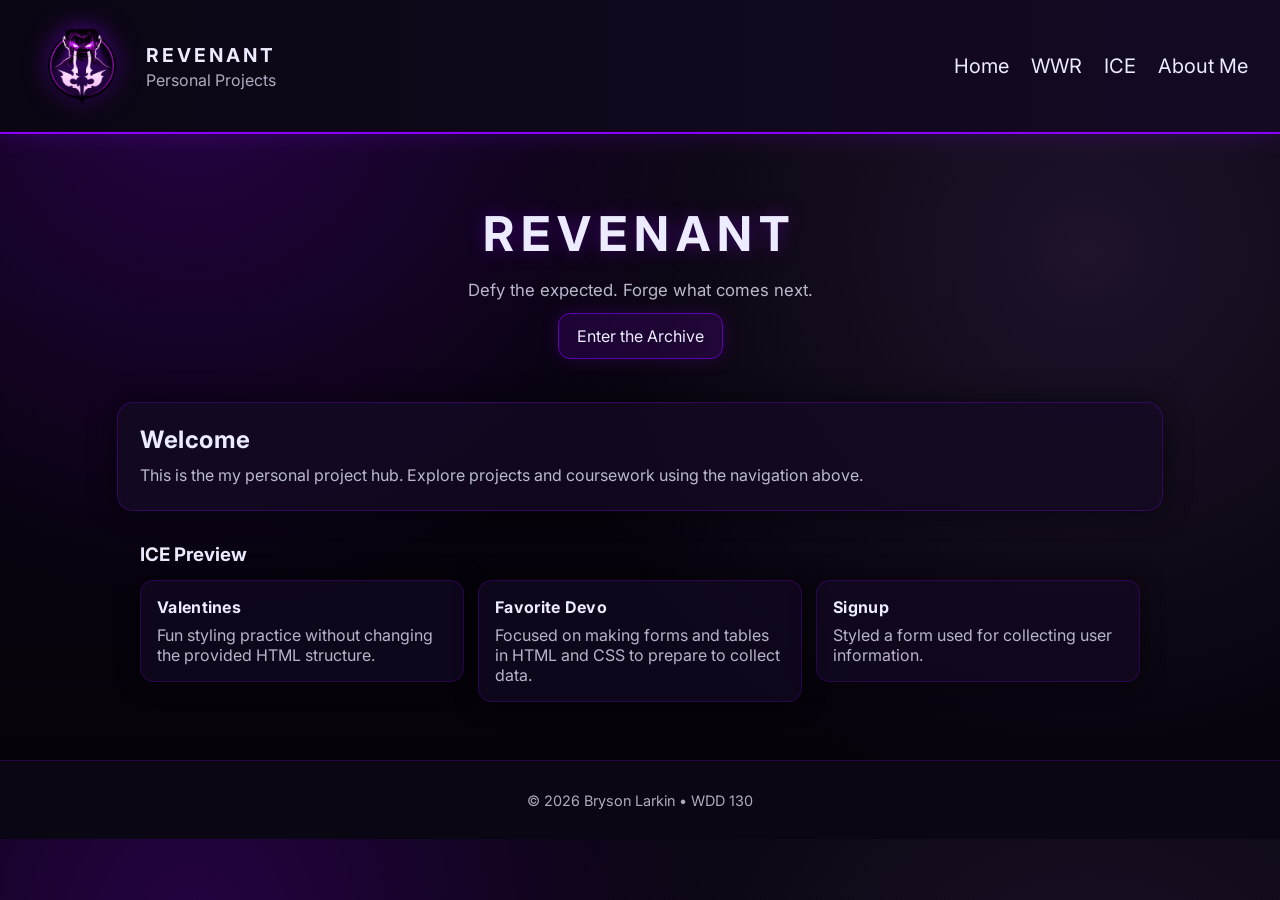
<file: index.html>
<!DOCTYPE html>
<html lang="en">

<head>
    <meta charset="UTF-8">
    <title>Revenant | Home</title>
    <meta name="viewport" content="width=device-width, initial-scale=1.0">
    <link rel="icon" type="image/png" href="images/revenant_favicon.png">
    <link rel="stylesheet" href="styles/styles.css">
    <link rel="preconnect" href="https://fonts.googleapis.com">
    <link rel="preconnect" href="https://fonts.gstatic.com" crossorigin>
    <link href="https://fonts.googleapis.com/css2?family=Inter:ital,opsz,wght@0,14..32,100..900;1,14..32,100..900&family=Urbanist:ital,wght@0,100..900;1,100..900&display=swap" rel="stylesheet">
</head>

<body>

    <header class="header">
        <div class="brand">
            <img src="images/revenant_logo.png" alt="Revenant Logo" class="logo">
            <div class="brand-text">
                <h1>REVENANT</h1>
                <p>Personal Projects</p>
            </div>
        </div>

        <nav class="nav">
            <a href="index.html">Home</a>
            <a href="wwr/index.html">WWR</a>
            <a href="ice.html">ICE</a>
            <a href="about.html">About Me</a>
        </nav>
    </header>

    <main class="main-content">
        
        <section class="hero">
            <h2 class="hero-title">REVENANT</h2>
            <p class="hero-subtitle">Defy the expected. Forge what comes next.</p>
            <a class="hero-button" href="ice.html">Enter the Archive</a>
        </section>

        <section class="card">
            <h2>Welcome</h2>
            <p>This is the my personal project hub. Explore projects and coursework using the navigation above.</p>
        </section>

        <section class="featured">
            <div class="featured-header">
                <h3 class="featured-title">ICE Preview</h3>
            </div>

            <div class="preview-grid">
                
                <a href="ice_projects/valentines/index.html" target="_blank" class="card-link">
                    <article class="preview-card">
                        <h4>Valentines</h4>
                        <p>Fun styling practice without changing the provided HTML structure.</p>
                    </article>
                </a>

                <a href="ice_projects/favorite_devo/favdevo.html" target="_blank" class="card-link">
                    <article class="preview-card">
                        <h4>Favorite Devo</h4>
                        <p>Focused on making forms and tables in HTML and CSS to prepare to collect data.</p>
                    </article>
                </a>

                <a href="ice_projects/signup/signup.html" target="_blank" class="card-link">
                    <article class="preview-card">
                        <h4>Signup</h4>
                        <p>Styled a form used for collecting user information.</p>
                    </article>
                </a>
            </div>
        </section>

    </main>

    <footer class="footer">
        <p> &copy; 2026 Bryson Larkin • WDD 130</p>
    </footer>

</body>

</html>
</file>
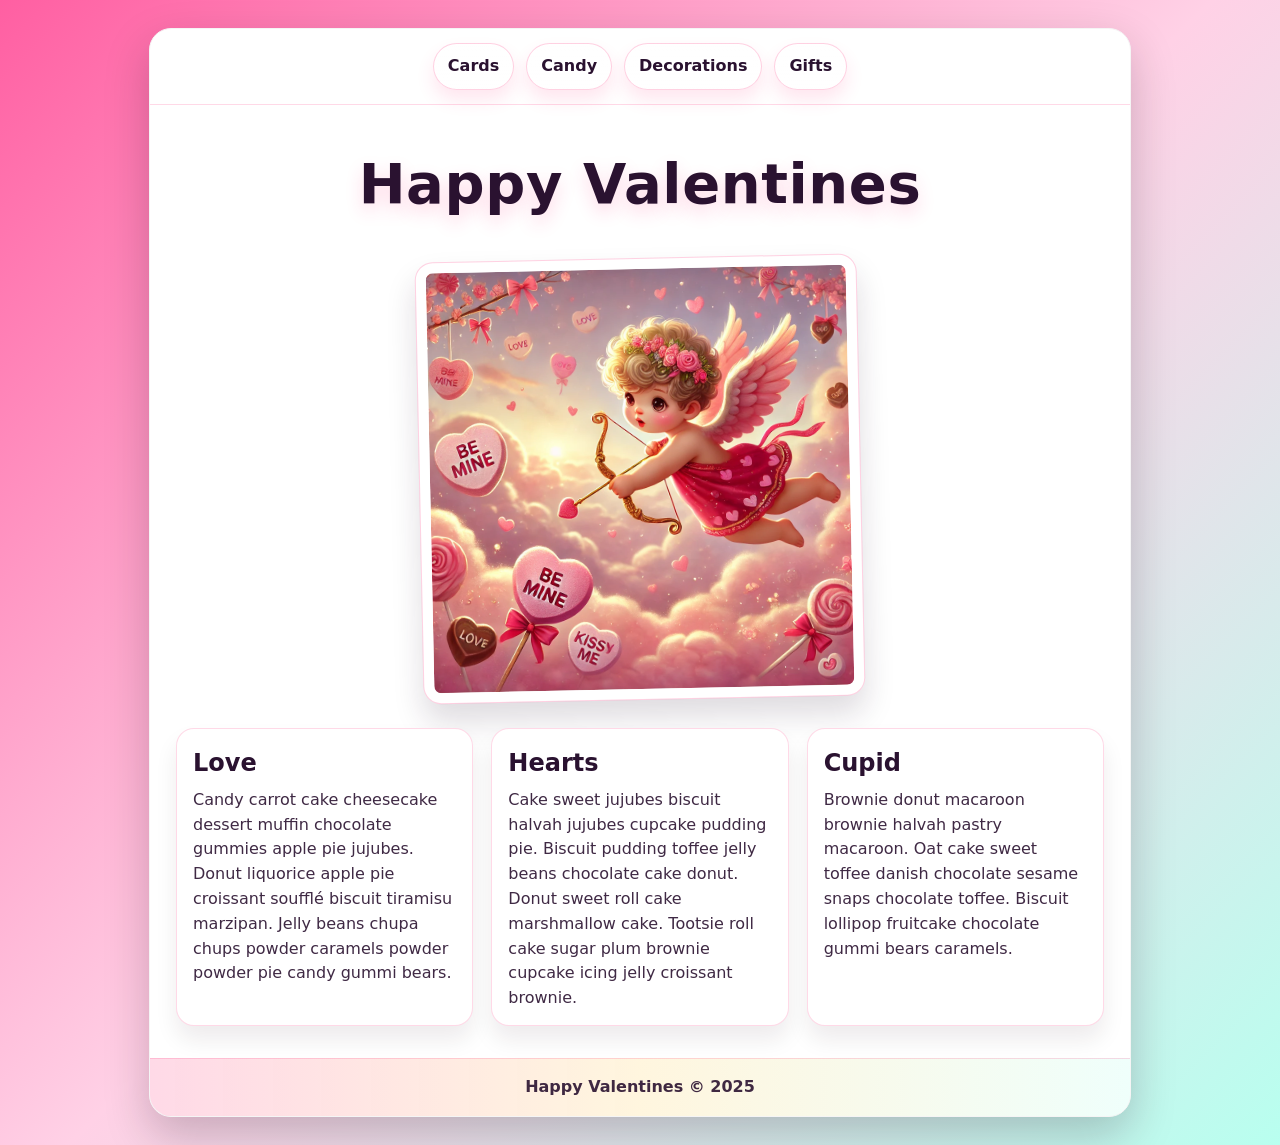
<file: ice_projects/valentines/index.html>
<!DOCTYPE html>
<html lang="en">

<head>
    <meta charset="UTF-8">
    <meta name="viewport" content="width=device-width, initial-scale=1.0">
    <title>Happy Valentines Page</title>
    <link rel="stylesheet" href="styles/styles.css">
</head>

<body>
    <div id="wrapper">
        <header>
            <nav>
                <ul>
                    <li>Cards</li>
                    <li>Candy</li>
                    <li>Decorations</li>
                    <li>Gifts</li>
                </ul>
            </nav>
        </header>
        <main>
            <h1>Happy Valentines</h1>
            <img src="images/valentines.png">
            <section>
                <h2>Love</h2>
                <p>Candy carrot cake cheesecake dessert muffin chocolate gummies apple
                    pie jujubes. Donut liquorice apple pie croissant soufflé biscuit
                    tiramisu marzipan. Jelly beans chupa chups powder caramels powder
                    powder pie candy gummi bears. </p>
            </section>
            <section>
                <h2>Hearts</h2>
                <p>Cake sweet jujubes biscuit halvah jujubes cupcake pudding pie. Biscuit
                    pudding toffee jelly beans chocolate cake donut. Donut sweet roll cake
                    marshmallow cake. Tootsie roll cake sugar plum brownie cupcake icing
                    jelly croissant brownie.</p>
            </section>
            <section>
                <h2>Cupid</h2>
                <p>Brownie donut macaroon brownie halvah pastry macaroon. Oat cake sweet
                    toffee danish chocolate sesame snaps chocolate toffee. Biscuit lollipop
                    fruitcake chocolate gummi bears caramels.</p>
            </section>
        </main>
        <footer>
            Happy Valentines &copy; 2025
        </footer>
    </div>
</body>

</html>
</file>
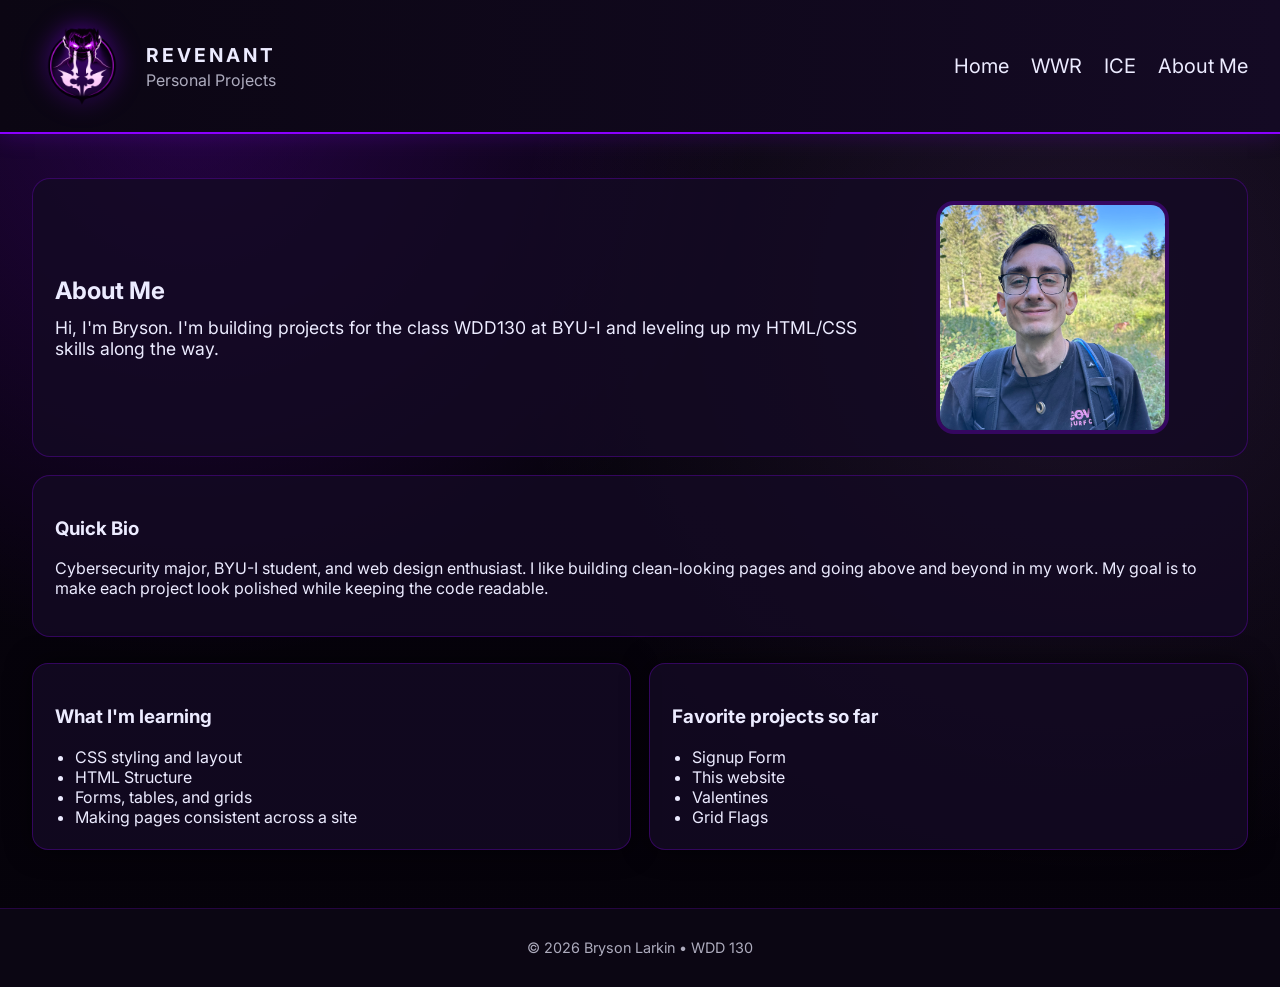
<file: about.html>
<!DOCTYPE html>
<html lang="en">

<head>
    <meta charset="UTF-8">
    <title>Revenant | About Me</title>
    <meta name="viewport" content="width=device-width, initial-scale=1.0">
    <link rel="icon" type="image/png" href="images/revenant_favicon.png">
    <link rel="stylesheet" href="styles/styles.css">
    <link rel="preconnect" href="https://fonts.googleapis.com">
    <link rel="preconnect" href="https://fonts.gstatic.com" crossorigin>
    <link
        href="https://fonts.googleapis.com/css2?family=Inter:ital,opsz,wght@0,14..32,100..900;1,14..32,100..900&family=Urbanist:ital,wght@0,100..900;1,100..900&display=swap"
        rel="stylesheet">
</head>

<body>

    <header class="header">
        <div class="brand">
            <img src="images/revenant_logo.png" alt="Revenant Logo" class="logo">
            <div class="brand-text">
                <h1>REVENANT</h1>
                <p>Personal Projects</p>
            </div>
        </div>

        <nav class="nav">
            <a href="index.html">Home</a>
            <a href="wwr/index.html">WWR</a>
            <a href="ice.html">ICE</a>
            <a href="about.html">About Me</a>
        </nav>
    </header>

    <main class="main-content">
        
        <section class="about_hero">
            <div class="about_hero-text">
                <h2>About Me</h2>
                <p>
                    Hi, I'm Bryson. I'm building projects for the class WDD130 at BYU-I and leveling up my HTML/CSS
                    skills along the way.
                </p>

            </div>

            <div class="about_hero-photo">
                <img src="images/IMG_7032.jpg" alt="Photo of Bryson">
            </div>
        </section>

        <section class="about_bio">
            <h3>Quick Bio</h3>
            <p>
                Cybersecurity major, BYU-I student, and web design enthusiast.
                I like building clean-looking pages and going above and beyond in my work. My goal is to make each
                project look polished while keeping the code readable.
            </p>
        </section>

        <section class="about_grid">
            
            <article class="card">
                <h3>What I'm learning</h3>
                <ul class="about_list">
                    <li>CSS styling and layout</li>
                    <li>HTML Structure</li>
                    <li>Forms, tables, and grids</li>
                    <li>Making pages consistent across a site</li>
                </ul>
            </article>

            <article class="card">
                <h3>Favorite projects so far</h3>
                <ul class="about_list">
                    <li>Signup Form</li>
                    <li>This website</li>
                    <li>Valentines</li>
                    <li>Grid Flags</li>
                </ul>
            </article>

        </section>
    </main>

    <footer class="footer">
        <p> &copy; 2026 Bryson Larkin • WDD 130</p>
    </footer>

</body>

</html>
</file>
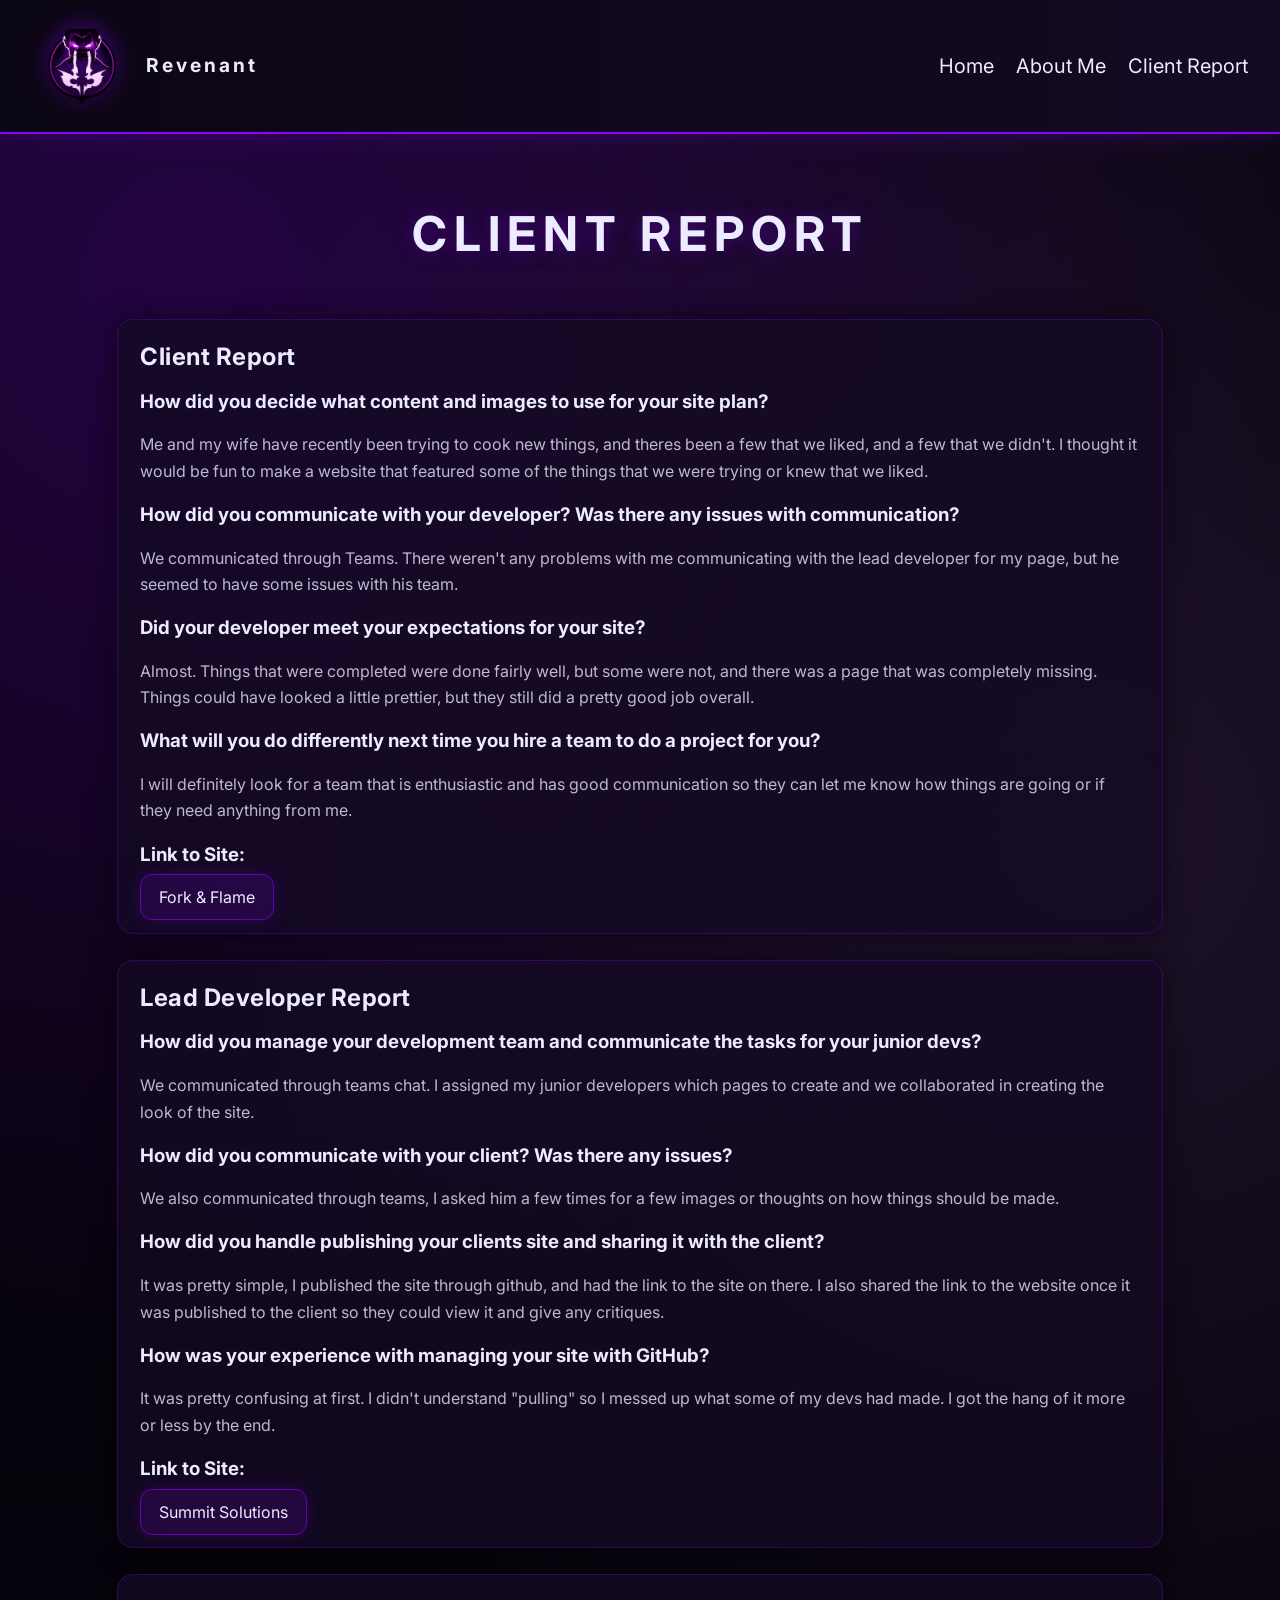
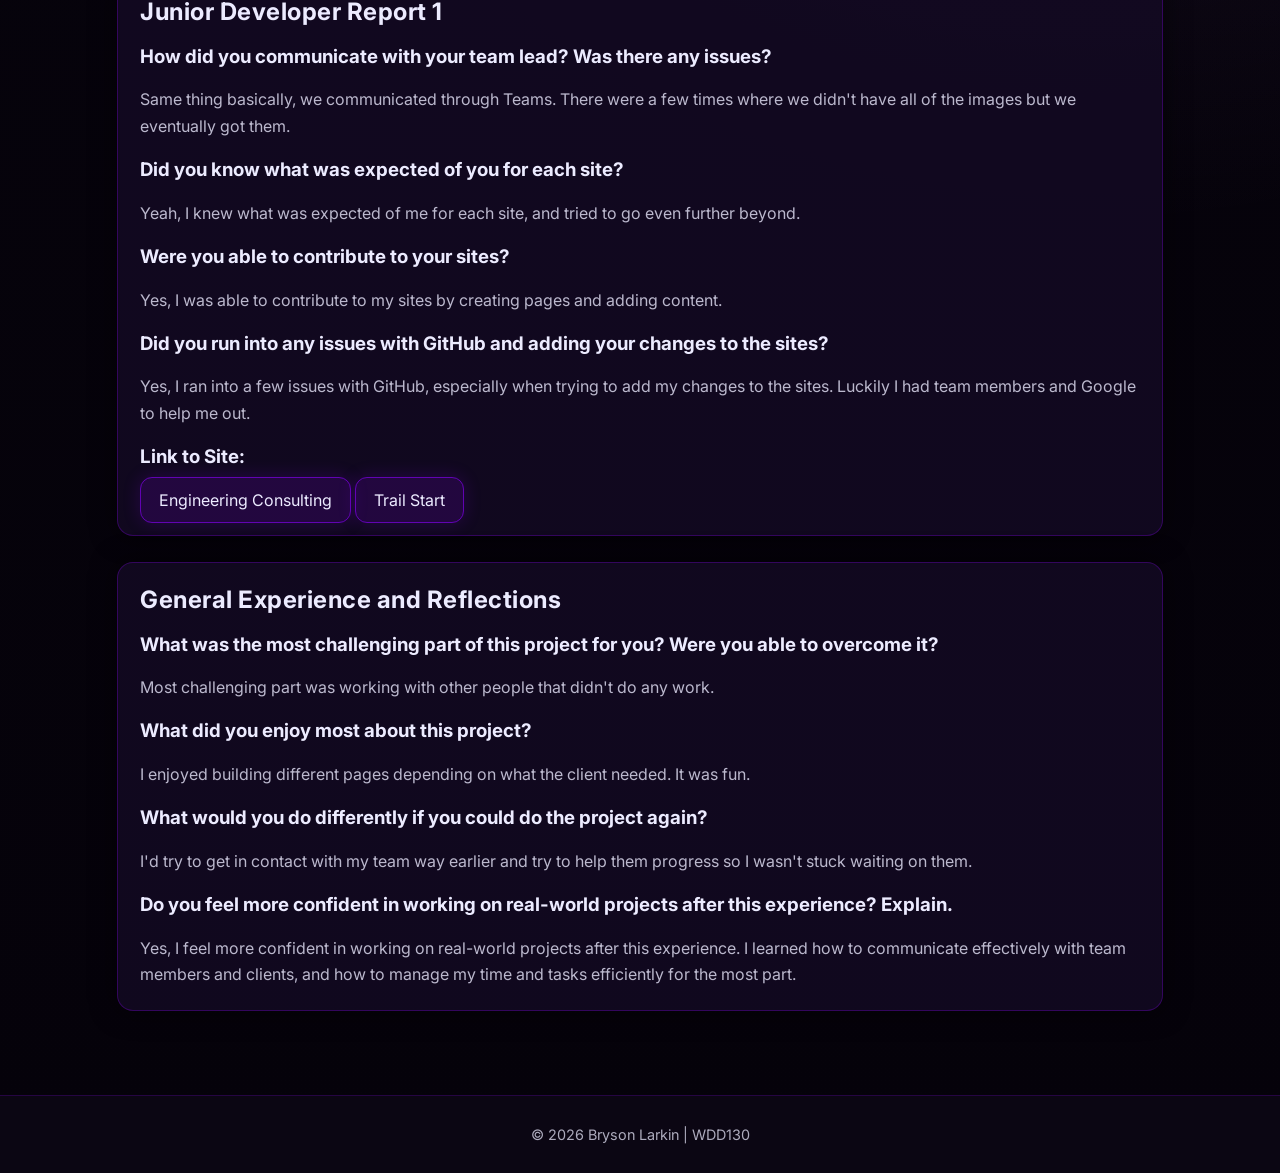
<file: client_report.html>
<!DOCTYPE html>
<html lang="en">
<head>
  <meta charset="UTF-8">
  <meta name="viewport" content="width=device-width, initial-scale=1.0">
  <title>Client Report</title>
  <link href="https://fonts.googleapis.com/css2?family=Inter:wght@300;400;600&display=swap" rel="stylesheet">

<link rel="stylesheet" href="styles/styles.css">
</head>

<body>


  <header class="header">
    <div class="brand">
      <img src="images/revenant_logo.png" alt="Logo" class="logo">
      <div class="brand-text">
        <h1>Revenant</h1>
        <p></p>
      </div>
    </div>

    <nav class="nav">
      <a href="index.html">Home</a>
      <a href="aboutme.html">About Me</a>
      <a href="client_report.html">Client Report</a>
    </nav>
  </header>

  <main class="main-content">
    <section class="hero">
      <h1 class="hero-title">Client Report</h1> 
    </section>

    <section class="card">
      <h2>Client Report</h2>

      <h3><strong>How did you decide what content and images to use for your site plan?</strong></h3>
      <p>Me and my wife have recently been trying to cook new things, and theres been a few that we liked, and a few that we didn't. I thought it would be fun to make a website that featured some of the things that we were trying or knew that we liked.</p>

      <h3><strong>How did you communicate with your developer? Was there any issues with communication?</strong></h3>
      <p>We communicated through Teams. There weren't any problems with me communicating with the lead developer for my page, but he seemed to have some issues with his team.</p>

      <h3><strong>Did your developer meet your expectations for your site?</strong></h3>
      <p>Almost. Things that were completed were done fairly well, but some were not, and there was a page that was completely missing. Things could have looked a little prettier, but they still did a pretty good job overall.</p>

      <h3><strong>What will you do differently next time you hire a team to do a project for you?</strong></h3>
      <p>I will definitely look for a team that is enthusiastic and has good communication so they can let me know how things are going or if they need anything from me.</p>

      <h3><strong>Link to Site:</strong></h3>
      <p>
        <a href="https://cordeiro-luis.github.io/wdd130-Larkin/" target="_blank" class="hero-button">Fork & Flame</a>
      </p>
    </section>

    <section class="card">
        <h2>Lead Developer Report</h2>
      <h3><strong>How did you manage your development team and communicate the tasks for your junior devs?</strong></h3>
      <p>We communicated through teams chat. I assigned my junior developers which pages to create and we collaborated in creating the look of the site.</p>

      <h3><strong>How did you communicate with your client? Was there any issues?</strong></h3>
      <p>We also communicated through teams, I asked him a few times for a few images or thoughts on how things should be made.</p>

      <h3><strong>How did you handle publishing your clients site and sharing it with the client?</strong></h3>
      <p>It was pretty simple, I published the site through github, and had the link to the site on there. I also shared the link to the website once it was published to the client so they could view it and give any critiques.</p>

      <h3><strong>How was your experience with managing your site with GitHub?</strong></h3>
      <p>It was pretty confusing at first. I didn't understand "pulling" so I messed up what some of my devs had made. I got the hang of it more or less by the end.</p>
      
      <h3><strong>Link to Site:</strong></h3>
      <p>
        <a href="https://hadtodoittoem.github.io/wdd130-king/" target="_blank" class="hero-button">Summit Solutions</a>
      </p>
    </section>

    <section class="card">
        <h2>Junior Developer Report 1</h2>
      <h3><strong>How did you communicate with your team lead? Was there any issues?</strong></h3>
      <p>Same thing basically, we communicated through Teams. There were a few times where we didn't have all of the images but we eventually got them.</p>

      <h3><strong>Did you know what was expected of you for each site?</strong></h3>
      <p>Yeah, I knew what was expected of me for each site, and tried to go even further beyond.</p>

      <h3><strong>Were you able to contribute to your sites?</strong></h3>
      <p>Yes, I was able to contribute to my sites by creating pages and adding content.</p>

      <h3><strong>Did you run into any issues with GitHub and adding your changes to the sites?</strong></h3>
      <p>Yes, I ran into a few issues with GitHub, especially when trying to add my changes to the sites. Luckily I had team members and Google to help me out.</p>
      
      <h3><strong>Link to Site:</strong></h3>
      <p>
        <a href="https://chuckingking.github.io/WDD130-Thompson/" target="_blank" class="hero-button">Engineering Consulting</a>
        <a href="https://gertyboy.github.io/wdd130-haslam/" target="_blank" class="hero-button">Trail Start</a>
      </p>
    </section>

    <section class="card">
      <h2>General Experience and Reflections</h2>
      <h3><strong>What was the most challenging part of this project for you? Were you able to overcome it?</strong></h3>
      <p>Most challenging part was working with other people that didn't do any work.</p>

      <h3><strong>What did you enjoy most about this project?</strong></h3>
      <p>I enjoyed building different pages depending on what the client needed. It was fun.</p>

      <h3><strong>What would you do differently if you could do the project again?</strong></h3>
      <p>I'd try to get in contact with my team way earlier and try to help them progress so I wasn't stuck waiting on them.</p>

      <h3><strong>Do you feel more confident in working on real-world projects after this experience? Explain.</strong></h3>
      <p>Yes, I feel more confident in working on real-world projects after this experience. I learned how to communicate effectively with team members and clients, and how to manage my time and tasks efficiently for the most part.</p>
    </section>

  </main>


  <footer class="footer">
    <p>&copy; 2026 Bryson Larkin | WDD130</p>
  </footer>

</body>
</html>
</file>
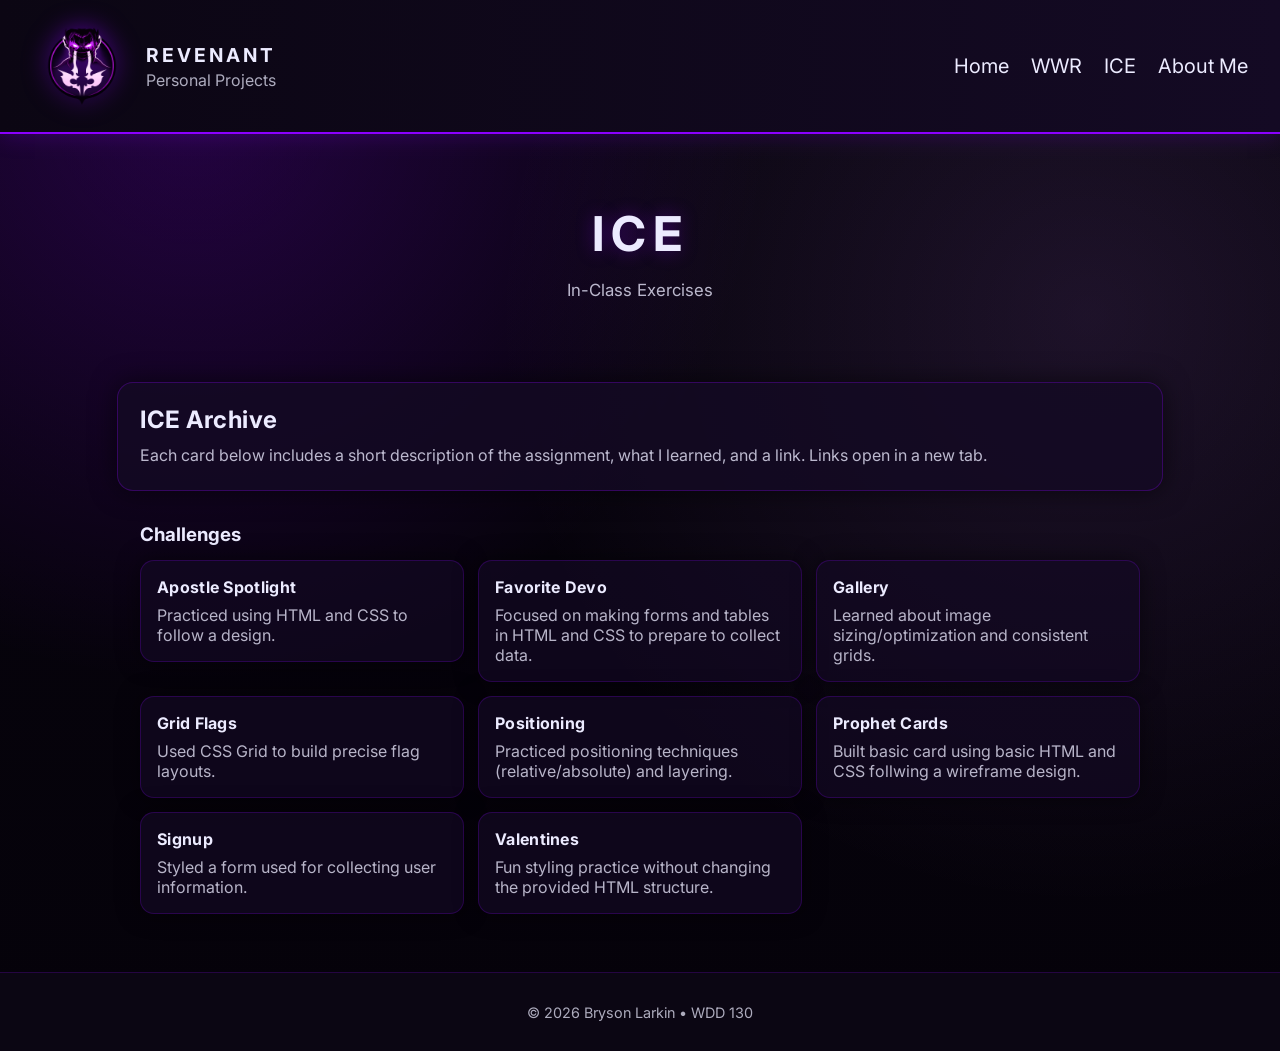
<file: ice.html>
<!DOCTYPE html>
<html lang="en">

<head>
    <meta charset="UTF-8">
    <title>Revenant | ICE</title>
    <meta name="viewport" content="width=device-width, initial-scale=1.0">
    <link rel="icon" type="image/png" href="images/revenant_favicon.png">
    <link rel="stylesheet" href="styles/styles.css">
    <link rel="preconnect" href="https://fonts.googleapis.com">
    <link rel="preconnect" href="https://fonts.gstatic.com" crossorigin>
    <link
        href="https://fonts.googleapis.com/css2?family=Inter:ital,opsz,wght@0,14..32,100..900;1,14..32,100..900&family=Urbanist:ital,wght@0,100..900;1,100..900&display=swap"
        rel="stylesheet">
</head>

<body>

    <header class="header">
        <div class="brand">
            <img src="images/revenant_logo.png" alt="Revenant Logo" class="logo">
            <div class="brand-text">
                <h1>REVENANT</h1>
                <p>Personal Projects</p>
            </div>
        </div>

        <nav class="nav">
            <a href="index.html">Home</a>
            <a href="wwr/index.html">WWR</a>
            <a href="ice.html">ICE</a>
            <a href="about.html">About Me</a>
        </nav>
    </header>

    <main class="main-content">

        <section class="hero">
            <h2 class="hero-title">ICE</h2>
            <p class="hero-subtitle">
                In-Class Exercises
            </p>
        </section>

        <section class="card">
            <h2>ICE Archive</h2>
            <p>
                Each card below includes a short description of the assignment, what I learned, and a link.
                Links open in a new tab.
            </p>
        </section>

        <section class="featured">
            <div class="featured-header">
                <h3 class="featured-title">Challenges</h3>
            </div>

            <div class="preview-grid">
                
                <a href="ice_projects/apostle_spotlight/apostles.html" target="_blank" class="card-link">
                    <article class="preview-card">
                        <h4>Apostle Spotlight</h4>
                        <p>Practiced using HTML and CSS to follow a design.</p>
                    </article>
                </a>

                <a href="ice_projects/favorite_devo/favdevo.html" target="_blank" class="card-link">
                    <article class="preview-card">
                        <h4>Favorite Devo</h4>
                        <p>Focused on making forms and tables in HTML and CSS to prepare to collect data.</p>
                    </article>
                </a>

                <a href="ice_projects/gallery/gallery.html" target="_blank" class="card-link">
                    <article class="preview-card">
                        <h4>Gallery</h4>
                        <p>Learned about image sizing/optimization and consistent grids.</p>
                    </article>
                </a>

                <a href="ice_projects/grid_flags/flags.html" target="_blank" class="card-link">
                    <article class="preview-card">
                        <h4>Grid Flags</h4>
                        <p>Used CSS Grid to build precise flag layouts.</p>
                    </article>
                </a>

                <a href="ice_projects/positioning/positioning.html" target="_blank" class="card-link">
                    <article class="preview-card">
                        <h4>Positioning</h4>
                        <p>Practiced positioning techniques (relative/absolute) and layering.</p>
                    </article>
                </a>

                <a href="ice_projects/prophet_cards/oaks.html" target="_blank" class="card-link">
                    <article class="preview-card">
                        <h4>Prophet Cards</h4>
                        <p>Built basic card using basic HTML and CSS follwing a wireframe design.</p>
                    </article>
                </a>

                <a href="ice_projects/signup/signup.html" target="_blank" class="card-link">
                    <article class="preview-card">
                        <h4>Signup</h4>
                        <p>Styled a form used for collecting user information.</p>
                    </article>
                </a>

                <a href="ice_projects/valentines/index.html" target="_blank" class="card-link">
                    <article class="preview-card">
                        <h4>Valentines</h4>
                        <p>Fun styling practice without changing the provided HTML structure.</p>
                    </article>
                </a>
            </div>
        </section>

    </main>

    <footer class="footer">
        <p>&copy; 2026 Bryson Larkin • WDD 130</p>
    </footer>

</body>

</html>
</file>
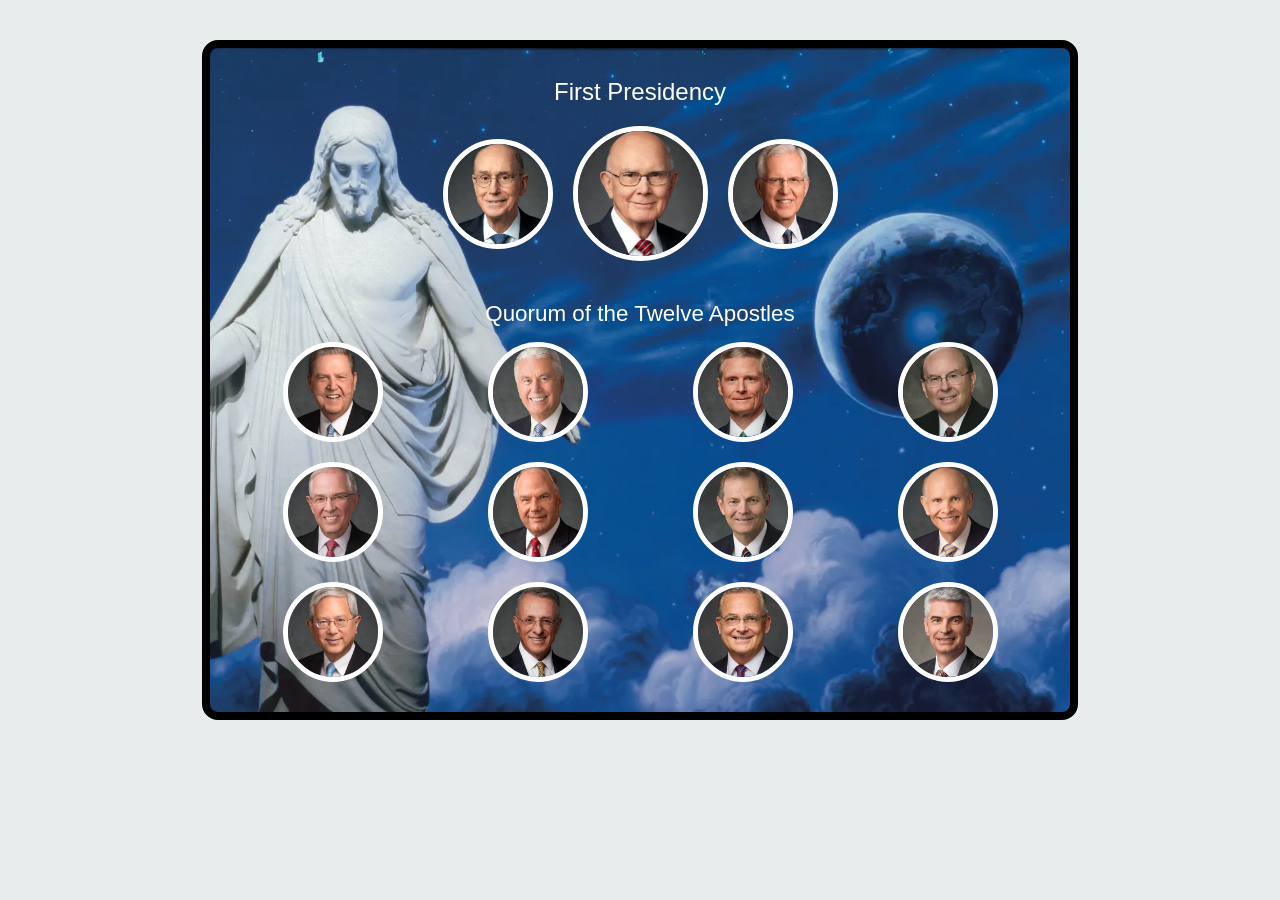
<file: ice_projects/apostle_spotlight/apostles.html>
<!DOCTYPE html>
<html lang="en">

<head>
    <meta charset="UTF-8">
    <meta name="viewport" content="width=device-width, initial-scale=1.0">
    <title>Apostles Spotlights</title>
    <style>
        body {
            background: #e8eced;
            font-family: Arial, Helvetica, sans-serif;
        }
        
        .card {
            max-width:800px;
            width: 90%;
            margin: 40px auto;
            border: 8px solid black;
            border-radius: 16px;
            padding: 30px;
            text-align: center;
            background-image: url(images/christus.webp);
            background-size: cover;
            background-position: center;
        }

        .header {
            font-size: 1.5em;
            margin-bottom:  20px;
            color: white;
        }

        .quorum {
            font-size: 1.4em;
            margin-bottom: 15px;
            color: white;
        }

        .presidency-images {
            display:flex;
            justify-content: center;
            align-items: center;
            gap: 20px;
            margin-bottom: 40px;
        }
        /*had to look this one up*/
        .presidency-images img:nth-child(2) {
            width: 125px;
            height: 125px;
        }

        img {
            border-radius: 50%;
            border: 5px solid white;
            object-fit: cover;
        }

        img:hover {
            border: 5px solid #7700ff
        }

        .presidency-images img {
            width: 100px;
            height: 100px;

        }

        .quorum-images {
            display: grid;
            grid-template-columns: repeat(4, 1fr);
            gap: 20px;
            justify-items: center;
        }

        .quorum-images img {
            width: 90px;
            height: 90px;
        }
    </style>
</head>

<body>
    <div class="card">
        <div class="header">First Presidency</div>

        <div class="presidency-images">
            <img src="images/eyring.webp" alt="Elder Eyring">
            <img src="images/oaks.webp" alt="President Oaks">
            <img src="images/christofferson.webp" alt="Elder Christofferson">
        </div>

        <div class="quorum">Quorum of the Twelve Apostles</div>

        <div class="quorum-images">
            <img src="images/holland.webp" alt="Elder Holland">
            <img src="images/uchtdorf.webp" alt="Elder Uchtdorf">
            <img src="images/bednar.webp" alt="Elder Bednar">
            <img src="images/cook.webp" alt="Elder Cook">
            <img src="images/anderson.webp" alt="Elder Anderson">
            <img src="images/rasband.webp" alt="Elder Rasband">
            <img src="images/stevenson.webp" alt="Elder Stevenson">
            <img src="images/renlund.webp" alt="Elder Renlund">
            <img src="images/gong.webp" alt="Elder Gong">
            <img src="images/soares.webp" alt="Elder Soares">
            <img src="images/kearon.webp" alt="Elder Kearon">
            <img src="images/causse.webp" alt="Elder Causse">
        </div>
    </div>



</body>

</html>
</file>
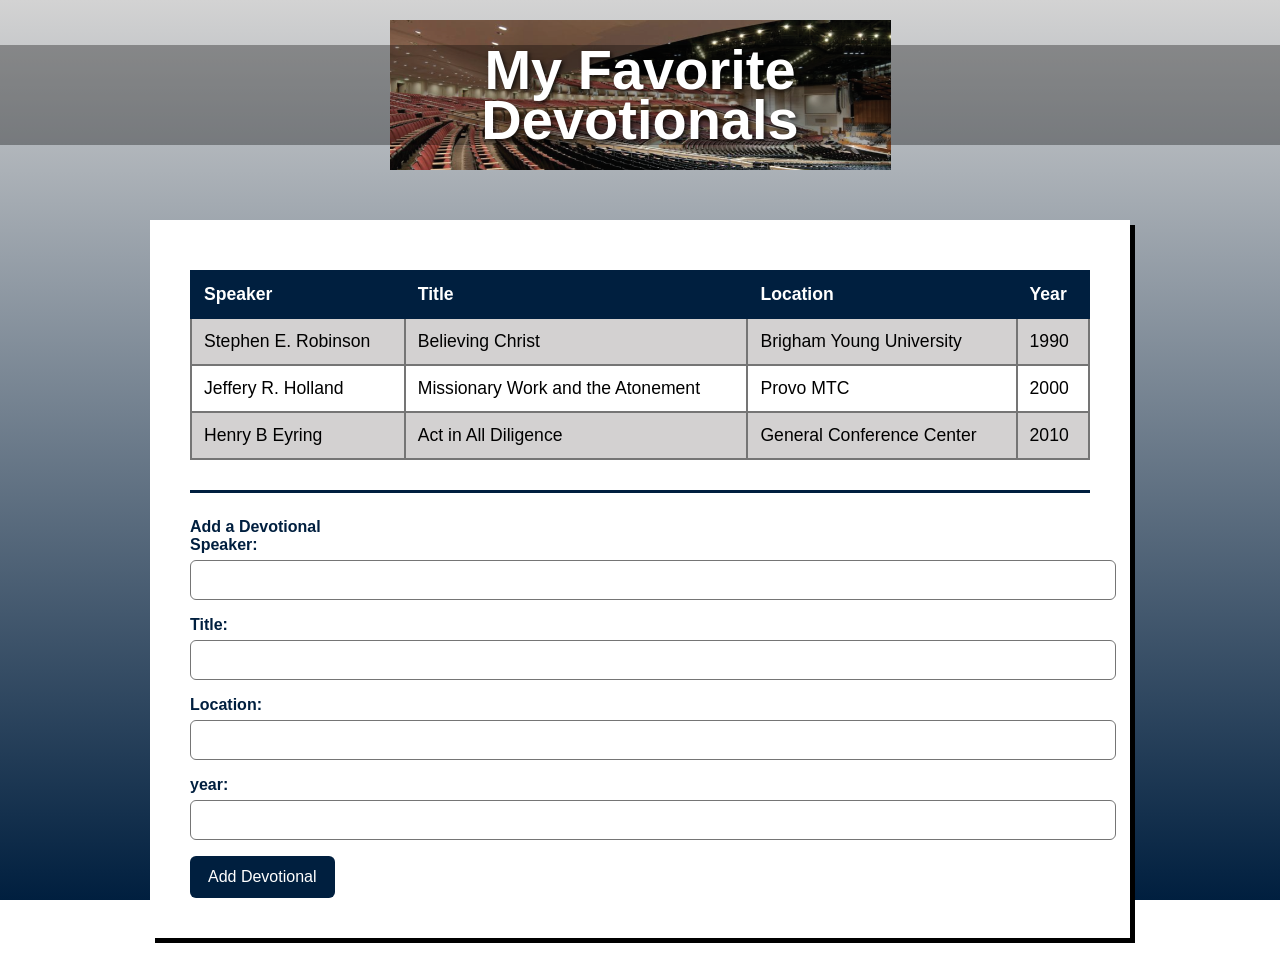
<file: ice_projects/favorite_devo/favdevo.html>
<!DOCTYPE html>
<html lang="en">

<head>
  <meta charset="UTF-8" />
  <meta name="viewport" content="width=device-width, initial-scale=1.0" />
  <title>My Favorite Devotionals</title>
  <link rel="stylesheet" href="styles/styles.css" />
</head>

<body>
  <div class="container">
    <header class="header">
      <div class="header-image">
        <h1>My Favorite<br>Devotionals</h1>
      </div>
    </header>
    <main>
      <div class="content-box">
        <table>
          <tr>
            <th>Speaker</th>
            <th>Title</th>
            <th>Location</th>
            <th>Year</th>
          </tr>

          <tr>
            <td>Stephen E. Robinson</td>
            <td>Believing Christ</td>
            <td>Brigham Young University</td>
            <td>1990</td>
          </tr>

          <tr>
            <td>Jeffery R. Holland</td>
            <td>Missionary Work and the Atonement</td>
            <td>Provo MTC</td>
            <td>2000</td>
          </tr>

          <tr>
            <td>Henry B Eyring</td>
            <td>Act in All Diligence</td>
            <td>General Conference Center</td>
            <td>2010</td>
          </tr>

        </table>

        <form>
          <label for="submit">Add a Devotional</label><br>
          
          <label for="speaker">Speaker:</label><br>
          <input type="text" id="speaker" name="speaker"><br>

          <label for="title">Title:</label><br>
          <input type="text" id="title" name="title"><br>

          <label for="location">Location:</label><br>
          <input type="text" id="location" name="location"><br>

          <label for="year">year:</label><br>
          <input type="number" id="year" name="year"><br>
          
          <input type="submit" value="Add Devotional">
        </form>
        
      </div>
    </main>
  </div>
</body>

</html>
</file>
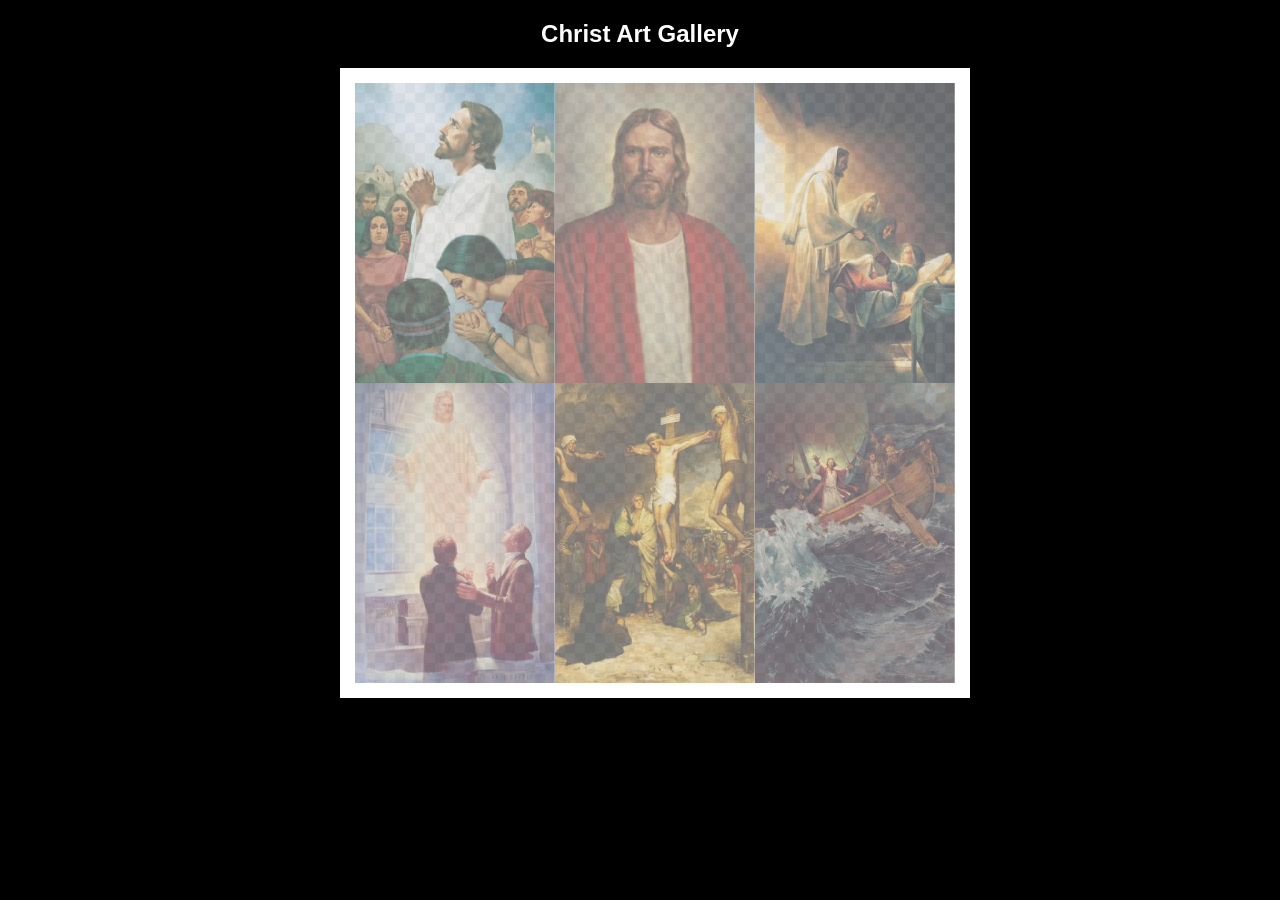
<file: ice_projects/gallery/gallery.html>
<!DOCTYPE html>
<html lang="en">
<head>
    <meta charset="UTF-8">
    <meta name="viewport" content="width=device-width, initial-scale=1.0">
    <title>Images of Christ</title>
    <style>
        body {
            background: black;
        }
        #wrapper{
            width: 600px;
            margin: 0 auto;
        }
        nav {
            color: white;
            text-align: center;
            font-family: Haettenschweiler, 'Arial Narrow Bold', sans-serif;
        }
        #gallery{
            display: grid;
            grid-template-columns: 200px 200px 200px;
            border: 15px solid rgb(255, 255, 255);
            width: 100%;
            background-color: #ddd;
            background-image:
                linear-gradient(45deg, #ccc 26%, transparent 26%), 
                linear-gradient(135deg, #ccc 26%, transparent 26%),
                linear-gradient(45deg, transparent 75%, #ccc 75%),
                linear-gradient(135deg, transparent 75%, #ccc 75%);
            background-size: 20px 20px; /* Must be a square */
            background-position: 0 0, 10px 0, 10px -10px, 0px 10px; 
            
        }
        #gallery a {
            cursor: url('images/christus.png'), pointer;
        }
        #gallery img {
            /* make a thumbnail of the image that is 200x300 
               instead of using width and height here to help the page load faster */
            width: 200px; 
            height: 300px;

            opacity:50%;
            display:block;
        }
        #gallery img:hover{
            opacity: 100%;
        }
    </style>
</head>
<body>
    <div id="wrapper">
        <nav>
            <h1>Christ Art Gallery</h1>
        </nav>
        <main>
            <div id="gallery">
                <a href="images/big/img1.jpg"><img src="images/small/img1.jpg" alt="huge file size" ></a>
                <a href="images/big/img2.jpg"><img src="images/small/img2.jpg" alt="huge file size" ></a>
                <a href="images/big/img3.jpg"><img src="images/small/img3.jpg" alt="huge file size" ></a>
                <a href="images/big/img4.jpg"><img src="images/small/img4.jpg" alt="huge file size" ></a>
                <a href="images/big/img5.jpg"><img src="images/small/img5.jpg" alt="huge file size" ></a>
                <a href="images/big/img6.jpg"><img src="images/small/img6.jpg" alt="huge file size" ></a>
            </div>
        </main>
    </div>
</body>
</html>
</file>
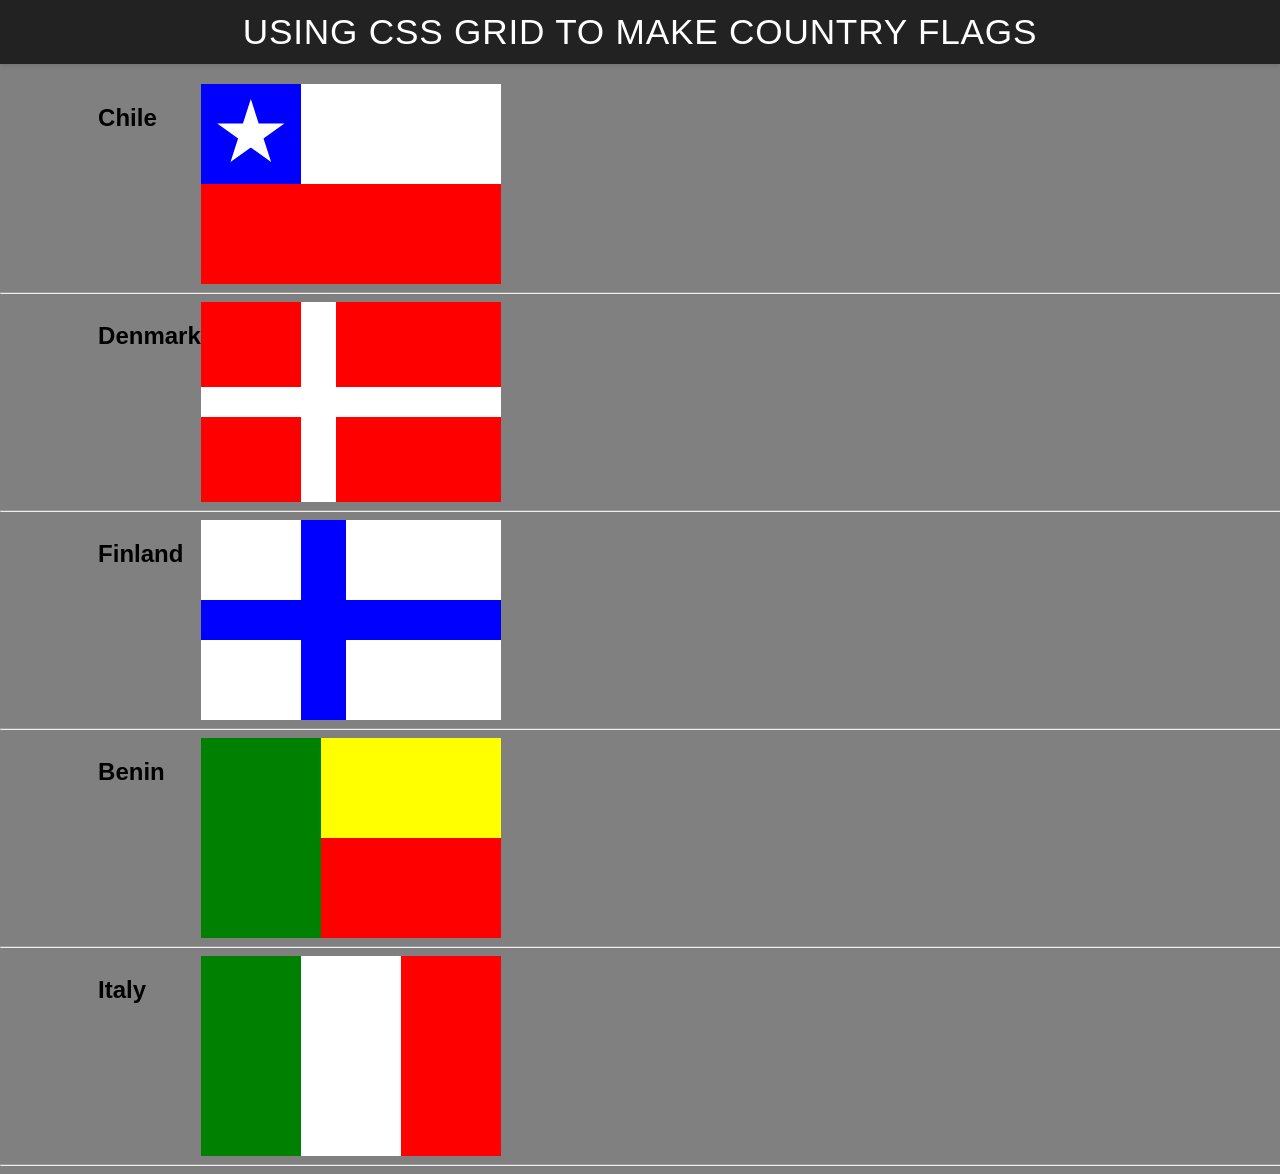
<file: ice_projects/grid_flags/flags.html>
<!DOCTYPE html>
<html lang="en">

<head>
    <meta charset="UTF-8">
    <meta name="viewport" content="width=device-width, initial-scale=1.0">
    <title>Flag</title>
    <style>
        
        /* Chile */

        body {
            margin: 0;
            font-family: 'Helvetica Neue', sans-serif;
            background-color: gray;
        }

        header {
            background-color: #222;
            color: #fff;
            padding: 0.75rem 1.5rem;
            display: flex;
            align-items: center;
            justify-content: center;
            font-size: 1.1rem;
            letter-spacing: 0.05rem;
            text-transform: uppercase;
            box-shadow: 0 2px 4px rgba(0, 0, 0, 0.1);
        }

        header h1 {
            margin: 0;
            font-weight: 400;
        }
        main {
            display: grid;
            grid-template-columns: .1fr .1fr 1fr .1fr;
            margin-top: 20px;
        }
        hr {
            width: 100%;
            grid-column: 1 / 5;
        }
        h2 {
            grid-column: 2/3;
        }

        #blue {
            background: blue;
            grid-column: 1 / 2;
            display: grid;
            align-items: center;
            justify-items: center;
        }

        #white {
            background: white;
            grid-column: 2 / 4;
        }

        #red {
            background: red;
            grid-column: 1 / 4;
        }

        #chile {
            display: grid;
            grid-template-columns: 1fr 1fr 1fr;
            grid-template-rows: 1fr 1fr;
            height: 200px;
            width: 300px;
        }

        .star {
            width: 70px;
            aspect-ratio: 1;
            background: white;
            clip-path: polygon(50% 0, 79% 90%, 2% 35%, 98% 35%, 21% 90%);
        }

        /* Denmark */

        #denmark {
            display: grid;
            width: 300px;
            height: 200px;
            background: white;
            grid-template-columns: 1fr 0.35fr 1.65fr;
            grid-template-rows: 1fr 0.35fr 1fr;
        }

        #dred1 {
            background: red;
            grid-column: 1/2; 
            grid-row: 1/2;
        }
        #dred2 {
            background: red;
            grid-column: 3/4; 
            grid-row: 1/2;
        }
        #dred3 {
            background: red;
            grid-column: 1/2; 
            grid-row: 3/4;
        }
        #dred4 {
            background: red;
            grid-column: 3/4; 
            grid-row: 3/4;
        }

        /* Finland */

        #finland {
            display: grid;
            width: 300px;
            height: 200px;
            background: blue;
            grid-template-columns: 1fr 0.45fr 1.55fr;
            grid-template-rows: 1fr 0.5fr 1fr;
        }

        #fwhite1 {
            background: white;
            grid-column: 1/2; 
            grid-row: 1/2;
        }

        #fwhite2 {
            background: white;
            grid-column: 3/4; 
            grid-row: 1/2;
        }
        #fwhite3 {
            background: white;
            grid-column: 1/2; 
            grid-row: 3/4;
        }
        #fwhite4 {
            background: white;
            grid-column: 3/4; 
            grid-row: 3/4;
        }

        /* Benin */

        #benin {
            display: grid;
            width: 300px;
            height: 200px;
            grid-template-columns: 2fr 3fr;
            grid-template-rows: 1fr 1fr;
        }

        #bgreen {
            background: green;
            grid-column: 1/2; 
            grid-row: 1/3;
        }

        #byellow {
            background: yellow;
            grid-column: 2/3; 
            grid-row: 1/2;
        }

        #bred {
            background: red;
            grid-column: 2/3; 
            grid-row: 2/3;
        }

        /* Italy */

        #italy {
            display: grid;
            width: 300px;
            height: 200px;
            grid-template-columns: 1fr 1fr 1fr;
        }

        #igreen {
            background: green;
        }
        
        #iwhite {
            background: white;
        }

        #ired {
            background: red;
        }

    </style>
</head>

<body>
    <header>
        <h1>Using CSS Grid to make Country Flags</h1>
    </header>
    <main>
        <h2>Chile</h2>
        <div id="chile">
            <div id="blue">
                <div class="star"></div>
            </div>
            <div id="white"></div>
            <div id="red"></div>
        </div>
        <hr>

        <h2>Denmark</h2>
        <div id="denmark">
            <div id="dred1"></div>
            <div id="dred2"></div>
            <div id="dred3"></div>
            <div id="dred4"></div>
        </div>
        <hr>

        <h2>Finland</h2>
        <div id="finland">
            <div id="fwhite1"></div>
            <div id="fwhite2"></div>
            <div id="fwhite3"></div>
            <div id="fwhite4"></div>
        </div>
        <hr>

        <h2>Benin</h2>
        <div id="benin">
            <div id="bgreen"></div>
            <div id="byellow"></div>
            <div id="bred"></div>
        </div>
        <hr>

        <h2>Italy</h2>
        <div id="italy">
            <div id="igreen"></div>
            <div id="iwhite"></div>
            <div id="ired"></div>
        
        </div>
        <hr>

    </main>
</body>

</html>
</file>
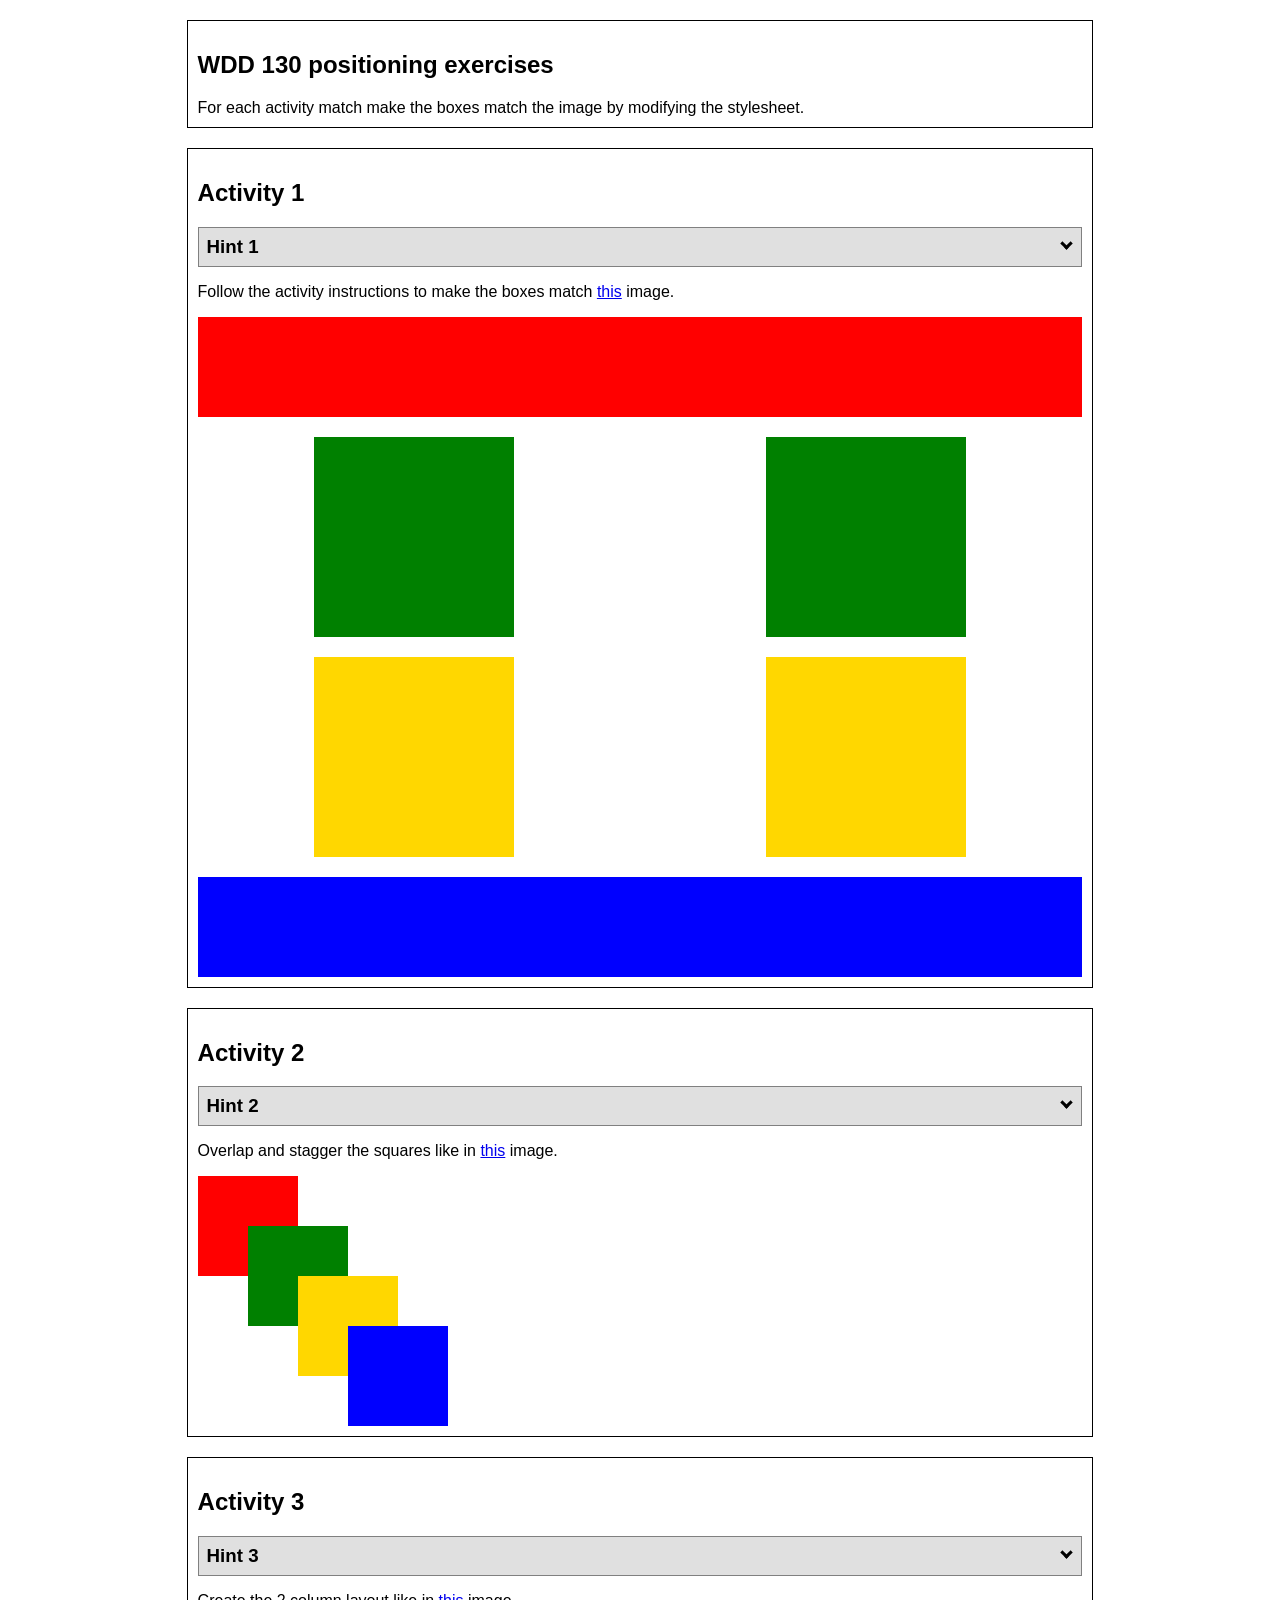
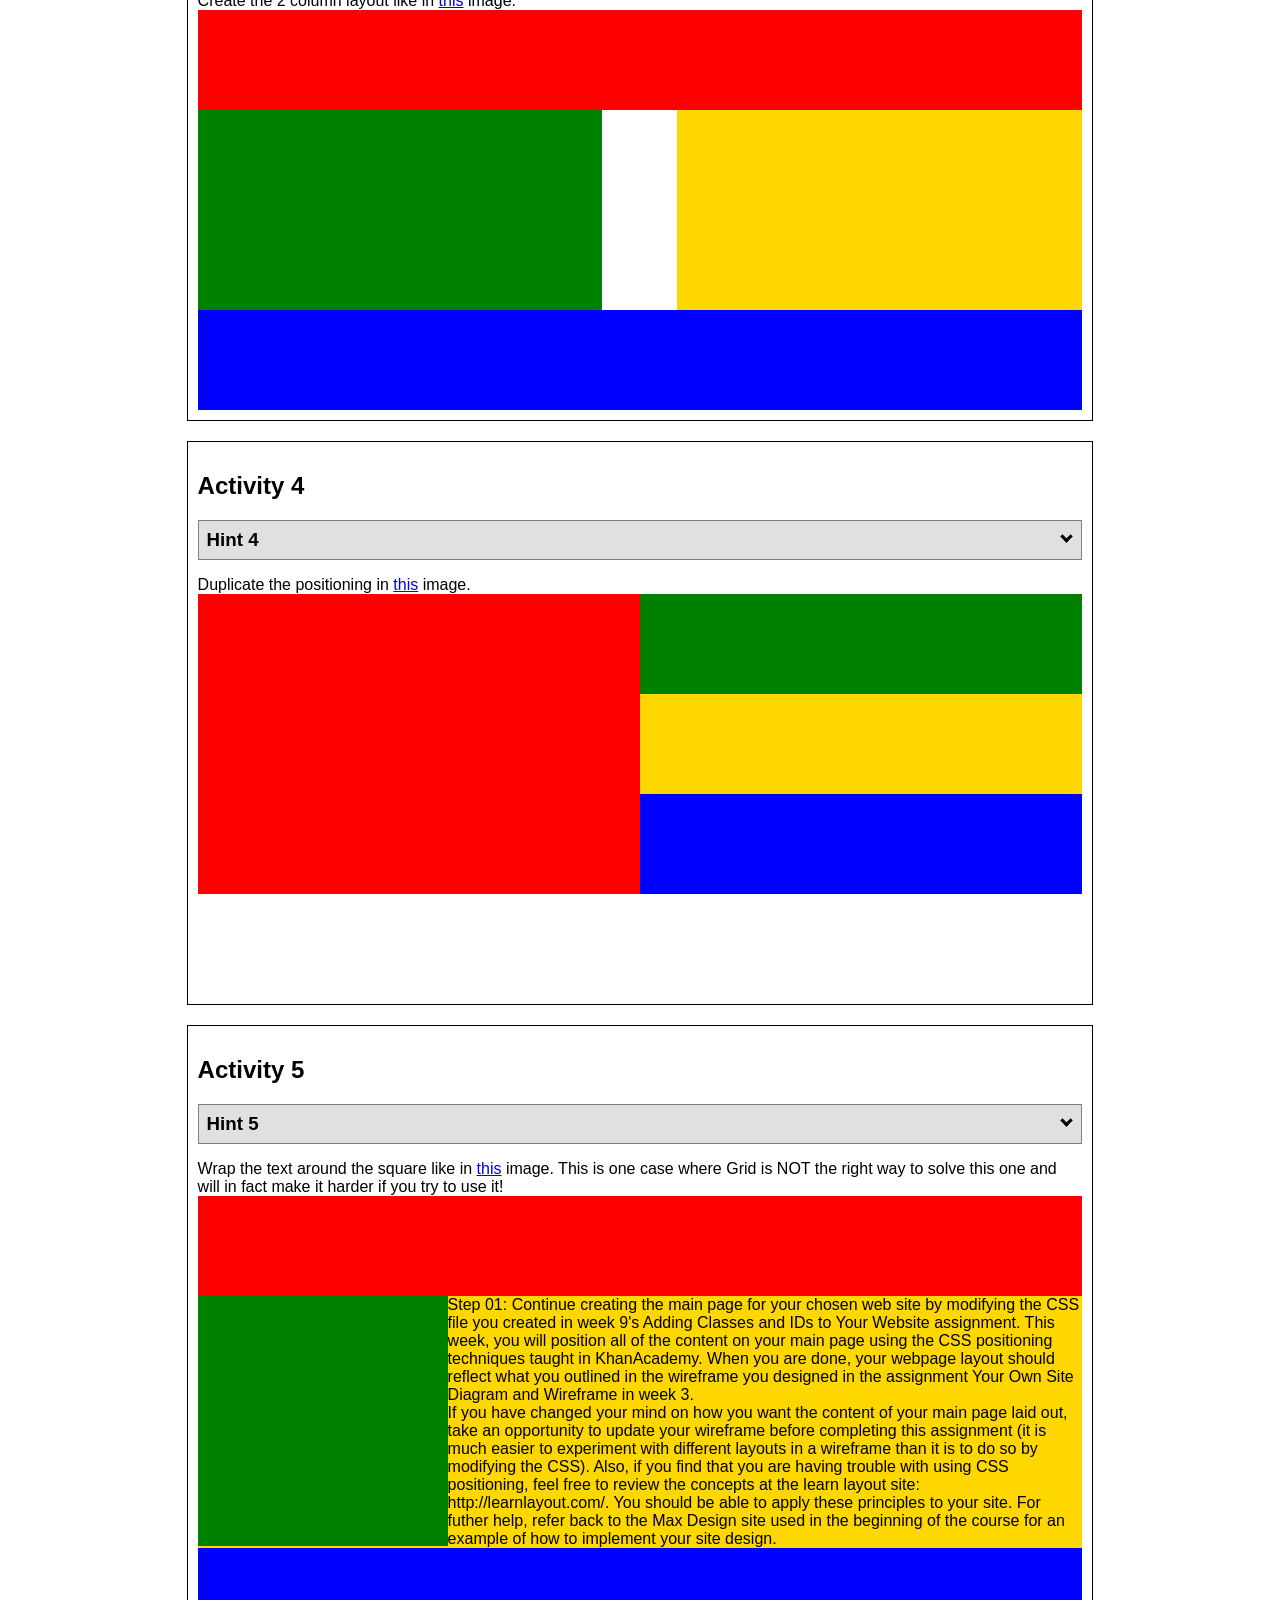
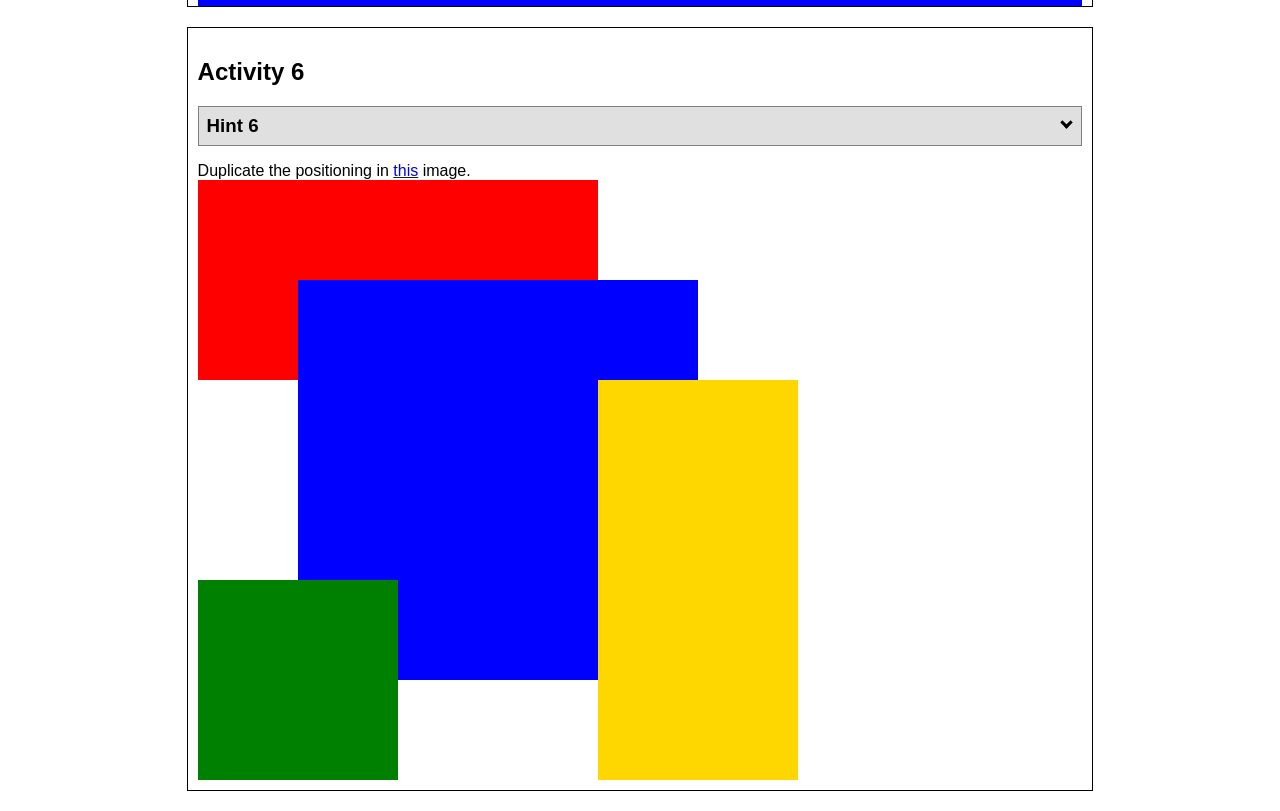
<file: ice_projects/positioning/positioning.html>
<!DOCTYPE html>
<html lang="en">
  <head>
    <!-- HTML - Name: positioning.html -->
    <title>Positioning Activity</title>
    <link rel="stylesheet" type="text/css" href="positionstyles.css" />
  </head>
  <body>
    <div class="activity">
      <h2>WDD 130 positioning exercises</h2>
      For each activity match make the boxes match the image by modifying the stylesheet.</div>
    <div class="activity">
      <h2>Activity 1</h2>
      <section class="hint"><input type="checkbox" ><i></i> <h3>Hint 1</h3><div><p>Use the activity instructions for the firt activity</a></p></div></section>
      <p>Follow the activity instructions to make the boxes match  <a href="images/example1.png" target="_blank">this</a> image.</p>
      <div class="content1" >
        <div class="red1" ></div>
        <div class="green1" ></div>
        <div class="green1" ></div>
        <div class="yellow1"></div>
        <div class="yellow1"></div>
        <div class="blue1"></div>
      </div>
    </div>
    <div class="activity">
      <h2>Activity 2</h2>
      <section class="hint"><input type="checkbox" > <h3>Hint 2</h3><i></i><div>
      <ul>
      <li>grid-template-columns: 50px 50px 50px 50px 50px </li></ul></div></section>
      <p>Overlap and stagger the squares like in <a href="images/example2.png" target="_blank">this</a> image.</p>
      <div class="content2" >
        <div class="red2" ></div>
        <div class="green2" ></div>
        <div class="yellow2"></div>
        <div class="blue2"></div>
      </div>
    </div>
    <div class="activity">
      <h2>Activity 3</h2>
      <section class="hint"><input type="checkbox" > <h3>Hint 3</h3><i></i><div><p>This one is going to be best solved with CSS Grid. Remember to make the boxes the right width first...then start moving them around. </p><h4>Properties used:</h4><ul><li>display:grid;</li><li>grid-template-columns:</li><li>grid-column-gap:</li>
        <li>grid-column:</li>  </ul></div></section>
      Create the 2 column layout like in <a href="images/example3.png" target="_blank">this</a>  image.
      <div class="content3" >
        <div class="red3" ></div>
        <div class="green3" ></div>
        <div class="yellow3"></div>
        <div class="blue3"></div>
      </div>
    </div>
    <div class="activity">
      <h2>Activity 4</h2>
      <section class="hint"><input type="checkbox" > <h3>Hint 4</h3><i></i><div><p>For the others we have been primarily concerned with width. For this one you will need to adjust height as well. </p><h4>Properties used:</h4><ul><li>display:grid;</li><li>grid-template-columns:</li><li>grid-row:</li></ul></div></section>
      Duplicate the positioning in <a href="images/example4.png" target="_blank">this</a> image. 
      <div class="content4" >
        <div class="red4" ></div>
        <div class="green4" ></div>
        <div class="yellow4"></div>
        <div class="blue4"></div>
      </div>
    </div>

    <div class="activity">
      <h2>Activity 5</h2>
      <section class="hint"><input type="checkbox" > <h3>Hint 5</h3><i></i><div><p>Grid is <strong>not</strong> the right way to do this.  In fact there is only one way to really do that...and that is with float. Remember that we float the thing we want the text to wrap around.  Also remember to start by making all the shapes the right size and shape.</p><h4>Properties used:</h4><ul><li>float: left;</li></ul></div></section>
      Wrap the text around the square like in <a href="images/example5.png" target="_blank">this</a> image. This is one case where Grid is NOT the right way to solve this one and will in fact make it harder if you try to use it!
      <div class="content5" >
        <div class="red5" ></div>
        <div class="green5" ></div>
        <div class="yellow5">Step 01: Continue creating the main page for your chosen web site by modifying the CSS file you created in week 9's Adding Classes and IDs to Your Website assignment. This week, you will position all of the content on your main page using the CSS positioning techniques taught in KhanAcademy. When you are done, your webpage layout should reflect what you outlined in the wireframe you designed in the assignment Your Own Site Diagram and Wireframe in week 3. <br />
          If you have changed your mind on how you want the content of your main page laid out, take an opportunity to update your wireframe before completing this assignment (it is much easier to experiment with different layouts in a wireframe than it is to do so by modifying the CSS). Also, if you find that you are having trouble with using CSS positioning, feel free to review the concepts at the learn layout site: http://learnlayout.com/. You should be able to apply these principles to your site. For futher help, refer back to the Max Design site used in the beginning of the course for an example of how to implement your site design.</div>
        <div class="blue5"></div>
      </div>
    </div>
    <div class="activity">
      <h2>Activity 6</h2>
      <section class="hint"><input type="checkbox" > <h3>Hint 6</h3><i></i><div><p>This one is all about visualizing the grid behind the layout. If you are having a hard time doing that first: all the sizes are even multiples of 100, and second here is another example with the lines drawn: <a href="images/example6-hint.png" target="_blank">example 6 with lines</a>. For this one you will find it easiest if you use px for the column width. You can also use <kbd>z-index</kbd> to control the element layering.    </p><h4>Properties used:</h4><ul><li>display:grid;</li><li>grid-template-columns:</li><li>grid-column:</li><li>grid-row:</li><li><a href="https://www.w3schools.com/cssref/pr_pos_z-index.asp" target="_blank">z-index:</a></li></ul></div></section>
      Duplicate the positioning in <a href="images/example6.png" target="_blank">this</a> image.
      <div class="content6" >
        <div class="red6" ></div>
        <div class="green6" ></div>
        <div class="yellow6"></div>
        <div class="blue6"></div>
      </div>
    </div>
  </body>
</html>
</file>
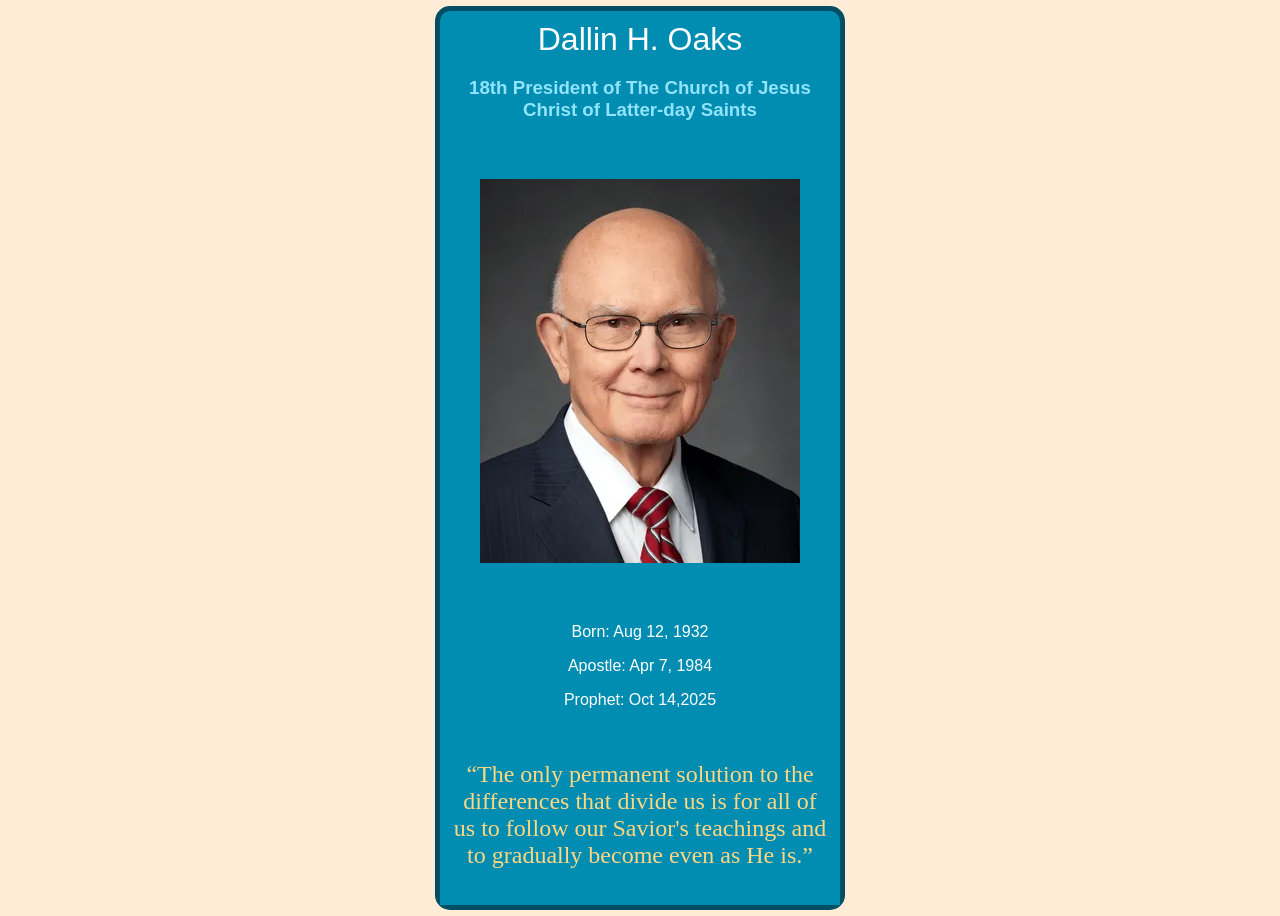
<file: ice_projects/prophet_cards/oaks.html>
<!DOCTYPE html>
<html lang="en">

<head>
    <meta charset="UTF-8">
    <meta name="viewport" content="width=device-width, initial-scale=1.0">
    <title>Dallin H. Oaks</title>

    <style>
        body {
            background: #FFECD7;
            display: flex;
            justify-content: center;
            align-items: center;
            height: 100vh;
        }

        .header {
            font-family: Helvetica, Arial, sans-serif;
            color: #fffffe;
            text-align: center;
            font-size: 2em;
            margin:10px;
        }

        .card {
            width: 400px;
            color: #008DB1;
            background:#008DB1;
            border: 5px #004E63 solid;
            border-radius: 15px;
        }

        .card-subtitle {
            font-family: Helvetica, Arial, sans-serif;
            color: #91e4fb;
            text-align: center;
            margin: 10px;
        }

        .card-subtitle a {
            color: #91e4fb;
            text-decoration: none;
        }

        .card-image img {
            margin: 40px;
            border: 10px white;

        }
        .card-stats {
            font-family: Helvetica, Arial, sans-serif;
            color: #fffffe;
            text-align: center;
        }

        .card-quote {
            font-family: "Brush Script MT";
            color: #FFD783;
            text-align: center;
            padding: 12px;
            font-size: 1.5em;
            background: #008DB1;
        }
    </style>
</head>

<body>

    <div class="card">
        <div class="header">
            Dallin H. Oaks
        </div>

        <div class="card-subtitle">
            <a href="churchofjesuschrist.org" target="_blank">
                <h3>18th President of The Church of Jesus Christ of Latter-day Saints</h3>
            </a>
        </div>

        <div class="card-image">
            <img src="images/oaks.webp" alt="Dallin H. Oaks">
        </div>

        <div class="card-stats">
            <p>Born: Aug 12, 1932</p>
            <p>Apostle: Apr 7, 1984</p>
            <p>Prophet: Oct 14,2025</p>
        </div>

        <div class="card-quote">
            <p>“The only permanent solution to the differences that divide us is for all of us to follow our Savior's
            teachings and to gradually become even as He is.” </p>
        </div>
    </div>

</body>

</html>
</file>
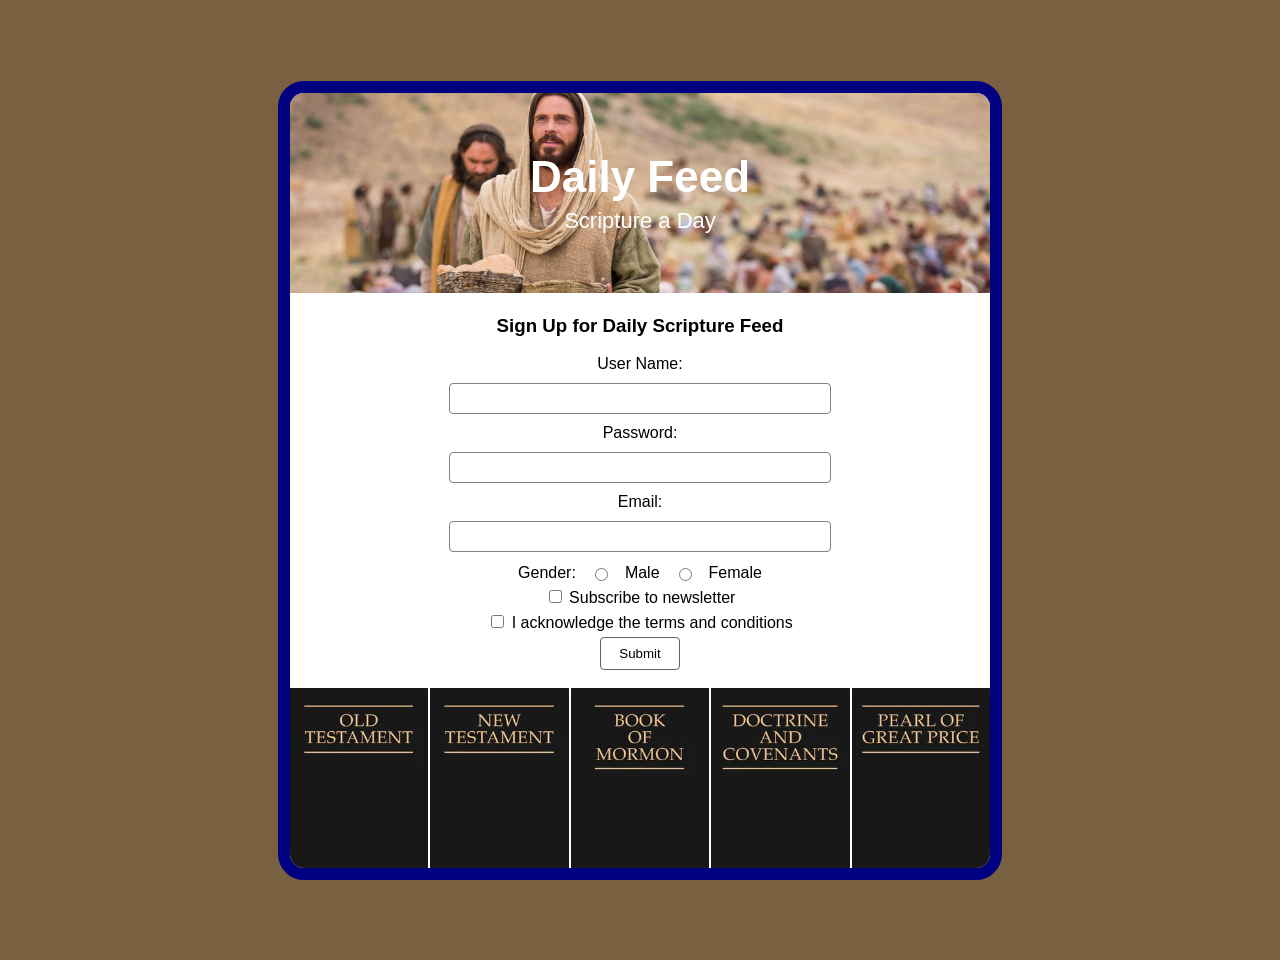
<file: ice_projects/signup/signup.html>
<!DOCTYPE html>
<html lang="en">

<head>
    <meta charset="UTF-8">
    <meta name="viewport" content="width=device-width, initial-scale=1.0">
    <title>Daily Feed Sign Up</title>

    <style>
        body {
            margin: 0;
            min-height: 100vh;
            display: flex;
            align-items: center;
            justify-content: center;
            background: #786040;
            font-family: Arial, sans-serif;
            padding: 30px 0;
        }

        #formContainer {
            width: min(700px, 92vw);
            border: 12px solid navy;
            border-radius: 26px;
            overflow: hidden;
            background: white;
        }

        .top-image {
            height: 200px;
            background-image: url("images/jesus_feeds_5000.jpeg");
            background-size: cover;
            background-position: center 25%;
            display: flex;
            align-items: center;
            flex-direction: column;
            justify-content: center;
            text-align: center;
            color: white;
        }

        .top-image h1, .top-image p {
            margin: 0;
        }

        .top-image h1 {
            font-size: 44px;
        }

        .top-image p {
            margin-top: 6px;
            font-size: 22px;
        }

        .form {
            background: white;
            padding: 22px 28px 18px;
            text-align: center;
        }

        .form h3 {
            margin: 0 0 18px;
        }

        #myForm {
            max-width: 560px;
            margin: 0 auto;
            display: grid;
            gap: 12px;
        }

        .user-input {
            display: grid;
            gap: 10px;
            justify-items: center;
        }

        .user-select {
            display: grid;
            gap: 5px;
            justify-items: center;
        }

        #myForm input[type="text"],
        #myForm input[type="password"],
        #myForm input[type="email"] {
            width: min(360px, 90%);
            padding: 7px 10px;
            border: 1px solid #818181;
            border-radius: 4px;
            justify-self: center;
        }

        .gender-select {
            display: flex;
            justify-content: center;
            gap: 14px;
            align-items: center;
        }

        .submit-button button{
            padding: 8px 18px;
            border: 1px solid #616161;
            border-radius: 4px;
            background: white;
        }

        .submit-button button:hover {
            background: #8a8a8a;
        }

        .book-footer {
            margin-top: 0;
            display: grid;
            grid-template-columns: repeat(5, 1fr);
            gap: 2px;
        }

        .book-footer img {
            width: 100%;
            height: 180px;
        }
    </style>




</head>

<body>
    <div id="formContainer">
        <div class="top-image">
            <h1> Daily Feed</h1>
            <p>Scripture a Day</p>
        </div>

        <div class="form">
            <h3>Sign Up for Daily Scripture Feed</h3>
            <form id="myForm">
                <div class="user-input">
                    <label for="username">User Name:</label>
                    <input type="text" id="username" name="username" required>

                    <label for="password">Password:</label>
                    <input type="password" id="password" name="password" required>

                    <label for="email">Email:</label>
                    <input type="email" id="email" name="email" required>
                </div>

                <div class="user-select">
                    <div class="gender-select">
                        <label>Gender:</label>

                        <input type="radio" id="male" name="gender" value="male" required>
                        <label for="male">Male</label>

                        <input type="radio" id="female" name="gender" value="female" required>
                        <label for="female">Female</label>
                    </div>

                    <div class="checkboxes">
                        <input type="checkbox" id="newsletter" name="newsletter">
                        <label for="newsletter">Subscribe to newsletter</label>
                    </div>

                    <div class="checkboxes">
                        <input type="checkbox" id="conditions" name="conditions" required>
                        <label for="conditions">I acknowledge the terms and conditions</label>
                    </div>

                    <div class="submit-button">
                        <button type="submit">Submit</button>
                    </div>
                </div>
            </form>
        </div>
        <div class="book-footer">
        <img src="images/old_testament.webp" alt="Old Testament">
        <img src="images/new_testament.webp" alt="New Testament">
        <img src="images/book_of_mormon.webp" alt="Book of Mormon">
        <img src="images/doctrine_and_covenants.webp" alt="Doctrine and Covenants">
        <img src="images/pearl_of_great_price.webp" alt="Pearl of Great Price">
    </div>
    </div>
    


    <div id="output"></div>

    <script>
        // Here is some Javascript to start looking forward to wdd131
        document.getElementById("closeBtn").addEventListener("click", function () {
            document.getElementById("formContainer").style.display = "none";
        });
        const form = document.getElementById('myForm');
        const output = document.getElementById('output');

        form.addEventListener('submit', function (event) {
            event.preventDefault(); // Stop form from actually submitting

            const formData = new FormData(form);
            const entries = [];

            for (const [key, value] of formData.entries()) {
                if (key == "password") {
                    entries.push(`<strong>${key}</strong>: ${value} (you should probably encrypt the password)`);
                } else {
                    entries.push(`<strong>${key}</strong>: ${value}`);
                }
            }

            output.innerHTML = `
            <br>  
            <h3>Here is the data that would be sent to the server:</h3>
            <ul>
                ${entries.map(item => `<li>${item}</li>`).join('')}
            </ul>
            `;
        });
    </script>

</body>

</html>
</file>
<file: styles/styles.css>
body {
  margin: 0;
  font-family: "Inter", sans-serif;
  color: #ecebff;
  background:
    radial-gradient(circle at 15% 10%, #8b00ff38, transparent 40%),
    radial-gradient(circle at 85% 30%, #c77dff1f, transparent 45%),
    linear-gradient(to bottom, #07040d, #05020a);
}


.header {
  display: flex;
  align-items: center;
  justify-content: space-between;
  gap: 25px;
  padding: 16px 32px;
  background: linear-gradient(to right, #0b0613, #140a24);
  border-bottom: 2px solid #8b00ff;
  box-shadow: 0 0 22px #8b00ff40;
}

.brand {
  display: flex;
  align-items: center;
  gap: 14px;
}

.logo {
  width: 100px;
  height: 100px;
  object-fit: contain;
  filter: drop-shadow(0 0 12px #8b00ff8c);
}

.brand-text h1 {
  margin: 0;
  font-size: 1.2rem;
  letter-spacing: 3px;
}

.brand-text p {
  margin: 3px 0 0;
  font-size: 1rem;
  color: #ecebffb8;
}

.nav {
  display: flex;
  gap: 22px;
}

.nav a {
  text-decoration: none;
  color: #ecebff;
  font-size: 1.25rem;
  padding: 5px 0;
  position: relative;
  transition: 0.2s ease;
}

.nav a:hover {
  color: #c77dff;
  text-shadow: 0 0 12px #8b00ff40;
}


.main-content {
  padding: 44px 32px 58px;
}


.hero {
  text-align: center;
  padding: 26px 12px 30px;
  margin: 0 auto 26px;
  max-width: 1000px;
}

.hero-title {
  margin: 0;
  font-size: 3rem;
  letter-spacing: 7px;
  text-transform: uppercase;
  text-shadow: 0 0 18px #8b00ff59;
}

.hero-subtitle {
  margin: 14px 0 22px;
  color: #ecebffc7;
  font-size: 1.05rem;
  line-height: 1.6;
}

.hero-button {
  padding: 12px 18px;
  border-radius: 12px;
  text-decoration: none;
  color: #ecebff;
  background: #8b00ff24;
  border: 1px solid #8b00ff99;
  box-shadow: 0 0 18px #8b00ff2e;
  transition: 0.2s ease;
}

.hero-button:hover {
  transform: translateY(-1px);
  background: #8b00ff38;
  box-shadow: 0 0 26px #8b00ff47;
}


.card {
  max-width: 1000px;
  margin: 0 auto 26px;
  padding: 22px 22px;
  border-radius: 16px;
  background: #140a24d1;
  border: 1px solid #8b00ff47;
  box-shadow: 0 0 26px #00000094;
}

.card h2 {
  margin: 0 0 8px;
  letter-spacing: 0.5px;
}

.card p {
  margin: 0;
  color: #ecebffc7;
  line-height: 1.65;
}


.featured {
  max-width: 1000px;
  margin: 0 auto;
  padding-top: 6px;
}

.featured-header {
  display: flex;
  align-items:baseline;
  justify-content: space-between;
  gap: 18px;
  margin-bottom: 14px;
}

.featured-title {
  margin: 0;
}

.preview-grid {
  display: grid;
  grid-template-columns: repeat(3, 1fr);
  gap: 14px;
}

.preview-card {
  padding: 16px;
  border-radius: 14px;
  background: #140a24ad;
  border: 1px solid #8b00ff38;
  box-shadow: 0 0 22px #00000080;
  transition: 0.2s ease;
}

.preview-card:hover {
  transform: translateY(-2px);
  border-color: #8b00ff73;
  box-shadow: 0 0 26px #8b00ff2e;
}

.preview-card h4 {
  margin: 0 0 8px;
  letter-spacing: 0.3px;
}

.preview-card p {
  margin: 0;
  color: #ecebffc2;
}


.footer {
  padding: 16px;
  text-align: center;
  background: #0b0613;
  border-top: 1px solid #8b00ff33;
  color: #ecebffb8;
  font-size: 0.9rem;
}

/*ICE Links */

.card-link {
  text-decoration: none;
  color: inherit;
  display: block;
}

.card-link:hover .preview-card {
  transform: translateY(-4px);
  cursor: pointer;
}

/* About */

.about_hero {
  display: grid;
  grid-template-columns: 1.4fr 0.6fr;
  gap: 18px;
  align-items: center;
  margin-bottom: 18px;
  padding: 22px;
  border-radius: 18px;
  border: 1px solid #8b00ff47;
  background: #140a24d1;
}

.about_hero-text h2 {
  margin: 0 0 12px;
  font-size: 1.5rem;
}

.about_hero-text p {
  margin: 0;
  font-size: 1.1rem;;
}

.about_hero-photo {
  display: grid;
  place-items: center;
}

.about_hero-photo img {
  width: 225px;
  height: 225px;
  border-radius: 18px;
  object-fit: cover;
  border: 4px solid #8b00ff47;
}

.about_bio {
  margin: 0 auto 26px;
  padding: 22px;
  border-radius: 18px;
  background: #140a24d1;
  border: 1px solid #8b00ff47;
}

.about_grid {
  display: grid;
  grid-template-columns: repeat(2, 1fr);
  gap: 18px;
}

.about_grid .card {
  margin: 0;
}

.about_list {
  margin: 0;
  padding-left: 20px;
}
</file>
<file: ice_projects/valentines/styles/styles.css>
/* Add your CSS here to style your valentines day page */
/* styles/styles.css */

body {
    margin: 0;
    min-height: 100vh;
    font-family: system-ui, -apple-system, Segoe UI, Roboto, Arial, sans-serif;
    color: #2a1230;
    line-height: 1.55;
    background:
        linear-gradient(135deg, #ff5fa2, #ffd1e6, #b8ffef);
}

#wrapper {
    width: min(980px, 90%);
    margin: 28px auto;
    background: white;
    border-radius: 22px;
    box-shadow: 0 18px 45px #220a1c38;
    overflow: hidden;
    border: 1px solid whitesmoke;
}

header {
    border-bottom: 1px solid #ff2e7a2e;
}

nav ul {
    list-style: none;
    margin: 0;
    padding: 14px 16px;
    display: flex;
    gap: 12px;
    justify-content: center;
    flex-wrap: wrap;
}

nav li {
    padding: 10px 14px;
    border-radius: 1000px;
    font-weight: 700;
    color: #2a1230;
    background:
        linear-gradient(180deg, #ffffffd9, #ffffff8c);
    border: 1px solid #ff2e7a38;
    box-shadow: 0 10px 18px #ff2e7a1f;
    transform: translateY(0);
    transition: transform .15s ease, box-shadow .15s ease, background .2s ease;
}

nav li:hover {
    transform: translateY(-2px) rotate(-1deg);
    box-shadow: 0 16px 22px #ff2e7a2e;
    background:
        linear-gradient(180deg, #ffd56a70, #ff7aa940);
}

main {
    padding: 28px 26px 32px;
    display: grid;
    gap: 18px;
    grid-template-columns: 1fr 1fr 1fr;
}

h1 {
    margin: 8px 0 4px;
    text-align: center;
    font-size: 3.5rem;
    letter-spacing: .6px;
    text-shadow: 0 8px 18px #ff2e7a2e;
    position: relative;
    grid-column: 1 / -1;
}

main img {
    width: min(420px, 90%);
    margin: 8px auto 10px;
    display: block;
    border-radius: 18px;
    border: 1px solid #ff2e7a38;
    box-shadow: 0 18px 30px #2a123026;
    background: white;
    padding: 10px;
    transform: rotate(-1.2deg);
    grid-column: 1 / -1;
}


section {
    background: white;
    border: 1px solid #ff2e7a2e;
    border-radius: 18px;
    padding: 16px 16px 14px;
    box-shadow: 0 14px 22px #220a1c14;
    position: relative;
    overflow: hidden;
    transition: transform .15s ease, box-shadow .15s ease;
}


section:hover {
    transform: translateY(-3px);
    box-shadow: 0 18px 30px #220a1c1f;
}

h2 {
    margin: 0 0 6px;
    display: flex;
    align-items: center;
    gap: 10px;
}

p {
    margin: 0;
    color: #2a1230e6;
}

footer {
    text-align: center;
    padding: 16px 10px;
    font-weight: 800;
    color: #2a1230e6;
    background:
        linear-gradient(90deg, #ff2e7a2e, #ffd56a38, #b8ffee38);
    border-top: 1px solid #ff2e7a2e;
}
</file>
<file: ice_projects/favorite_devo/styles/styles.css>
body {
  margin: 0;
  height: 100%;
  font-family: Arial, sans-serif;
  background: linear-gradient(to bottom, #d3d3d3, #001f3f);
  background-repeat: no-repeat; 
  background-attachment: fixed;
}

.container {
  text-align: center;
}

.header {
  padding: 20px 0;
}

.header-image {
  background-image: url('../images/icenter.png'); 
  background-repeat: no-repeat;
  background-position: center;
  height: 150px;
  display: flex;
  flex-direction: column;
  justify-content: center;
  color: white;

}

.header-image h1 {
  margin: 0;
  line-height: 0.9;
    font-size: 3.5em;
  font-weight: bold;
  text-shadow: 2px 2px 4px rgba(0, 0, 0, 0.7);
  background: #00000055;
}

.content-box {
  background-color: white;
  margin: 30px auto;
  width: 90%;
  max-width: 900px;
  padding: 40px;
  box-shadow: 5px 5px 0px black;
  min-height: 400px;
}


/* Table */


.content-box table {
  width: 100%;
  border-collapse: collapse;
  margin-top: 10px;
  font-size: 1.1em;
  justify-content: center;
}

.content-box th {
  background: #001f3f;
  color: white;
  text-align: left;
  padding: 12px;
  border: 2px solid #001f3f
}
.content-box td {
  padding: 12px;
  border: 2px solid #757575;
  text-align: left;
}

.content-box tr:nth-child(even) td {
  background: #d3d1d1;
}

.content-box tr:hover td {
  background: #a7cefa;
}


/* Form */

.content-box form {
  margin-top: 30px;
  padding-top: 25px;
  border-top: 3px solid #001f3f;
  text-align: left;
}

.content-box label {
  font-weight: bold;
  color:#001f3f;
}

.content-box input[type="text"], .content-box input[type="number"] {
  width: 100%;
  padding: 10px 12px;
  margin-top: 6px;
  margin-bottom: 16px;
  border: 1px solid #757575;
  border-radius: 6px;
  font-size: 1em;
}

.content-box input[type="submit"] {
  background-color: #001f3f;
  color: white;
  padding: 12px 18px;
  border: none;
  border-radius: 6px;
  cursor: pointer;
  font-size: 1em;
}

.content-box input[type="submit"]:hover {
  background-color: #001f3fb9;
}
</file>
<file: ice_projects/positioning/positionstyles.css>
/* CSS - Name: "positionstyles.css" */
/* Activity 1 styles */
.content1 {
  /* This is the parent of the activity 1 boxes. */
  display: grid;
  grid-template-columns: 1fr 1fr;
  justify-items: center;
  gap: 20px; 
}
.red1 { 
  width: 100%; 
  height: 100px; 
  background-color: red;
  grid-column: 1/3; 
} 
.green1 {
  width: 200px; 
  height: 200px; 
  background-color: green; 

} 
.yellow1 {
  width: 200px; 
  height: 200px; 
  background-color: gold; 
} 
.blue1 {
  width: 100%; 
  height: 100px; 
  background-color: blue; 
  grid-column: 1/3;
} 
/* Activity 2 styles */ 
.content2 {
  /* This is the parent of the activity 2 boxes. */
  display: grid;
  grid-template-columns: 50px 50px 50px 50px 50px;
  grid-template-rows: 50px 50px 50px 50px 50px;
}
.red2 {
  width: 100px; 
  height: 100px; 
  background-color: red; 
  grid-column: 1/5;
  grid-row: 1/5;
} 
.green2 { 
  width: 100px; 
  height: 100px; 
  background-color: green;
  grid-column: 2/5;
  grid-row: 2/5; 
} 
.yellow2 {
  width: 100px; 
  height: 100px; 
  background-color: gold;
  grid-column: 3/5;
  grid-row: 3/5; 
} 
.blue2 {
  width: 100px; 
  height: 100px; 
  background-color: blue;
  grid-column: 4/5; 
  grid-row: 4/5;
} 
/* Activity 3 styles */ 
.content3 {
  /* This is the parent of the activity 3 boxes. */
  display: grid;
  grid-template-columns: 1fr 1fr;
  grid-column-gap: 75px;
}
.red3 {
  width: 100%; 
  height: 100px; 
  background-color: red;
  grid-column: 1/3;
} 
.green3 {
  width: 100%; 
  height: 200px; 
  background-color: green;
  grid-column: 1;
} 
.yellow3 {
  width: 100%; 
  height: 200px; 
  background-color: gold;
  grid-column: 2; 
} 
.blue3 {
  width: 100%;
  height: 100px; 
  background-color: blue; 
  grid-column: 1/3;
} 
/* Activity 4 styles */ 
.content4 {
  /* This is the parent of the activity 4 boxes. */
  height: 400px;
  display: grid;
  grid-template-columns: 1fr 1fr;
  grid-template-rows: 100px 100px 100px;
}
.red4 {
  width: 100%; 
  height: 100%; 
  background-color: red;
  grid-column: 1;
  grid-row: 1/4; 
} 
.green4 {
  width: 100%; 
  height: 100px; 
  background-color: green;
  grid-column: 2;
  grid-row: 1/4;
} 
.yellow4 {
  width: 100%; 
  height: 100px; 
  background-color: gold;
  grid-column: 2;
  grid-row: 2/4; 
} 
.blue4 {
  width: 100%; 
  height: 100px; 
  background-color: blue;
  grid-column: 2;
  grid-row: 3/4;
} 
/* Activity 5 styles */ 
.content5 {
  /* This is the parent of the activity 5 boxes. */
  height: 400px;
  grid-template-columns: 1fr 1fr;
}
.red5 { 
  width: 100%; 
  height: 100px; 
  background-color: red;
  grid-column: 1/3;
} 
.green5 { 
  width: 250px; 
  height: 250px; 
  background-color: green;
  float: left;

} 
.yellow5 { 
  background-color: gold; 

} 
.blue5 { 
  height: 100px; 
  background-color: blue;
  grid-column: 1/3; 
} 
/* Activity 6 styles */ 
.content6 {
  /* This is the parent of the activity 6 boxes. */
    display: grid;
    grid-template-columns: repeat(6, 100px);
    grid-template-rows: repeat(6, 100px);
}
.red6 { 
  background-color: red;
  grid-column: 1/5;
  grid-row: 1/3;
  z-index: 1;
} 
.green6 { 
  background-color: green;
  grid-column: 1/3;
  grid-row: 5/7;
  z-index: 3;

} 
.yellow6 {
  background-color: gold;
  grid-column: 5/7;
  grid-row: 3/7;
  z-index: 3;
} 
.blue6 { 
  background-color: blue;
  grid-column: 2/6;
  grid-row: 2/6;
  z-index: 2;
} 


/* Do not make any changes below here */
.activity {
  width: 70%; 
  margin: 20px auto; 
  font-family: Arial, sans-serif; 
  border: 1px solid black; 
  padding: 10px; 
  clear:both; 
  overflow: auto;
} 

.hint {
  border: 1px solid grey;
  background: #e0e0e0;
  padding: .5em;
  position: relative;
  margin: 1em 0;
}
.hint h3 {
  margin: 0;
}
.hint:hover {
  background: #d0d0d0;
}
.hint > div {
  display: none;
}

.hint input[type=checkbox] {
  position: absolute;
  width: 100%;
  height: 100%;
  opacity: 0;
  z-index: 1;
  cursor: pointer;
}

.hint input[type=checkbox]:checked ~ div {
  display: block;
}

.hint i {
  position: absolute;
  transform: translate(-6px, 0);
  margin-top: 16px;
  right: 10px;
  top: -3px;
}
.hint i:before, .hint i:after {
  content: "";
  position: absolute;
  background-color: black;
  width: 3px;
  height: 9px;
}
.hint i:before {
  transform: translate(2px, 0) rotate(45deg);
}
.hint i:after {
  transform: translate(-2px, 0) rotate(-45deg);
}

.hint input[type=checkbox]:checked ~ i:before {
  transform: translate(-2px, 0) rotate(45deg);
}
.hint input[type=checkbox]:checked ~ i:after {
  transform: translate(2px, 0) rotate(-45deg);
}
.hint a {
  position: relative;
  z-index: 1;
}
</file>
